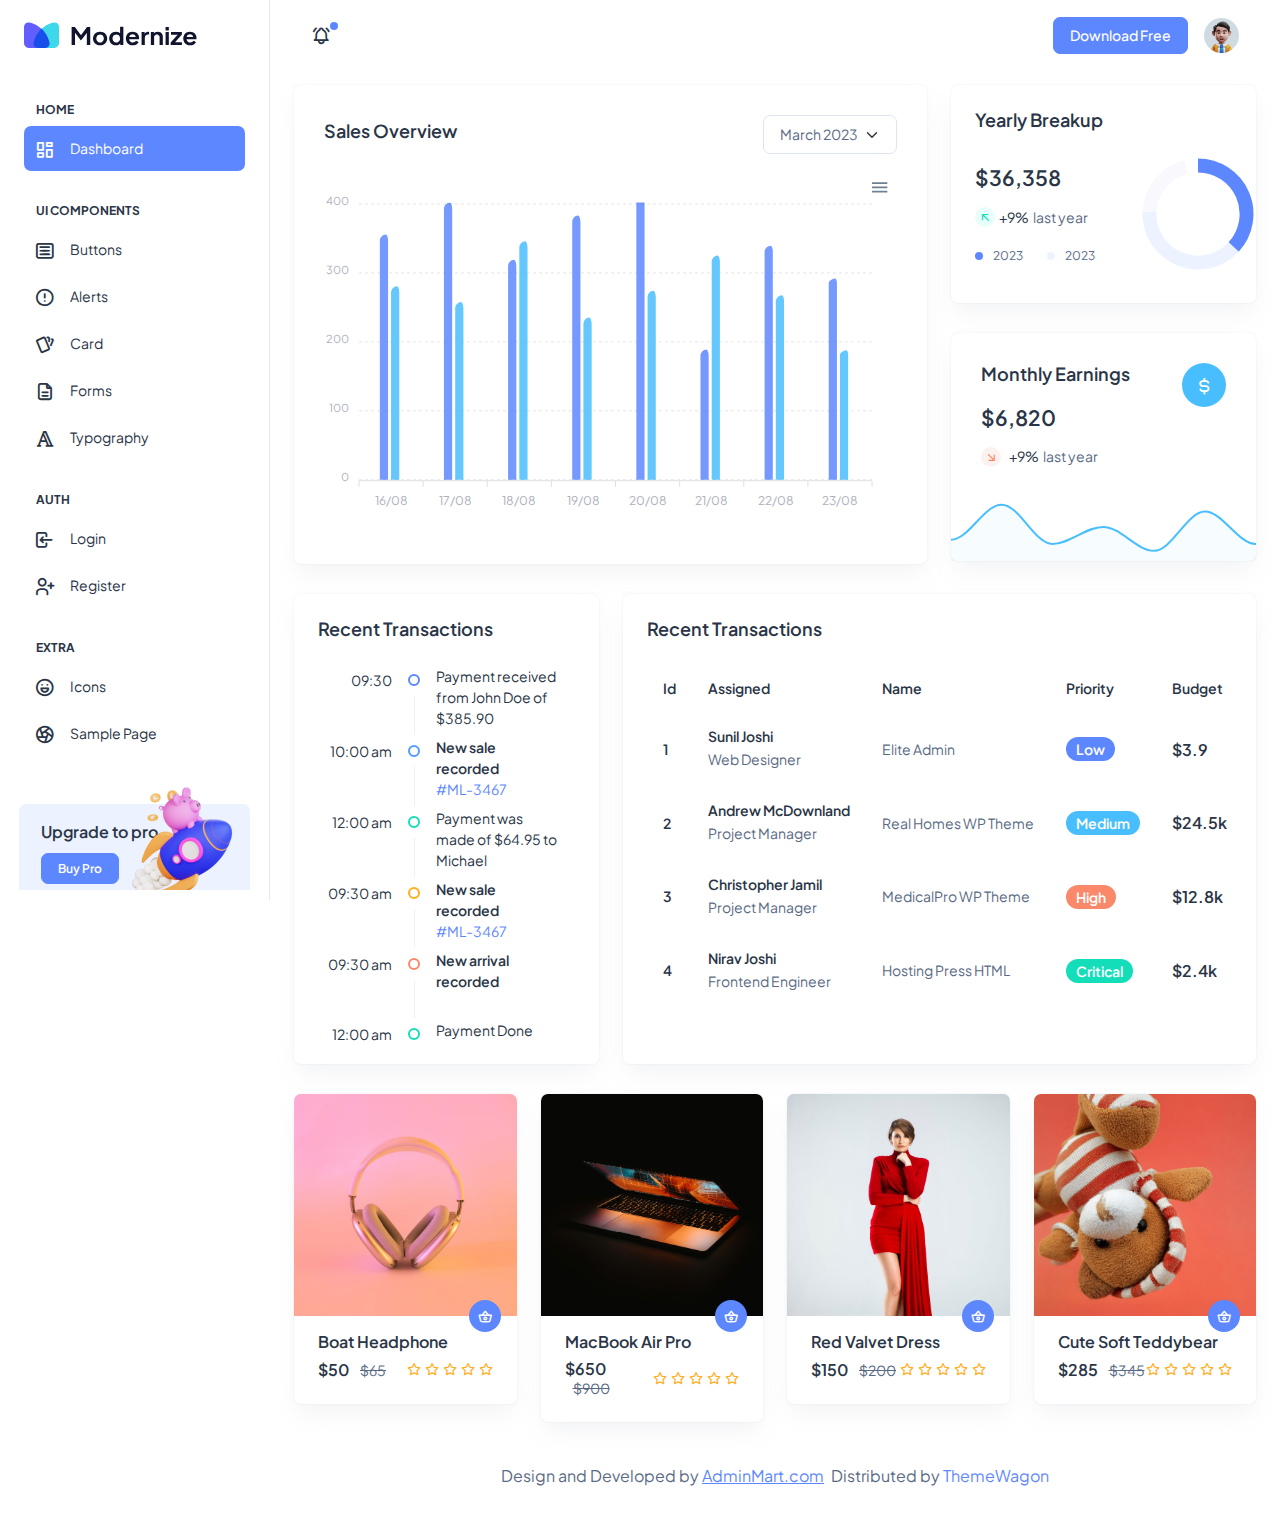
<file: static/html/index.html>
<!doctype html>
<html lang="en">

<head>
  <meta charset="utf-8">
  <meta name="viewport" content="width=device-width, initial-scale=1">
  <title>Modernize Free</title>
  <link rel="shortcut icon" type="image/png" href="../assets/images/logos/favicon.png" />
  <link rel="stylesheet" href="../assets/css/styles.min.css" />
</head>

<body>
  <!--  Body Wrapper -->
  <div class="page-wrapper" id="main-wrapper" data-layout="vertical" data-navbarbg="skin6" data-sidebartype="full"
    data-sidebar-position="fixed" data-header-position="fixed">
    <!-- Sidebar Start -->
    <aside class="left-sidebar">
      <!-- Sidebar scroll-->
      <div>
        <div class="brand-logo d-flex align-items-center justify-content-between">
          <a href="./index.html" class="text-nowrap logo-img">
            <img src="../assets/images/logos/dark-logo.svg" width="180" alt="" />
          </a>
          <div class="close-btn d-xl-none d-block sidebartoggler cursor-pointer" id="sidebarCollapse">
            <i class="ti ti-x fs-8"></i>
          </div>
        </div>
        <!-- Sidebar navigation-->
        <nav class="sidebar-nav scroll-sidebar" data-simplebar="">
          <ul id="sidebarnav">
            <li class="nav-small-cap">
              <i class="ti ti-dots nav-small-cap-icon fs-4"></i>
              <span class="hide-menu">Home</span>
            </li>
            <li class="sidebar-item">
              <a class="sidebar-link" href="./index.html" aria-expanded="false">
                <span>
                  <i class="ti ti-layout-dashboard"></i>
                </span>
                <span class="hide-menu">Dashboard</span>
              </a>
            </li>
            <li class="nav-small-cap">
              <i class="ti ti-dots nav-small-cap-icon fs-4"></i>
              <span class="hide-menu">UI COMPONENTS</span>
            </li>
            <li class="sidebar-item">
              <a class="sidebar-link" href="./ui-buttons.html" aria-expanded="false">
                <span>
                  <i class="ti ti-article"></i>
                </span>
                <span class="hide-menu">Buttons</span>
              </a>
            </li>
            <li class="sidebar-item">
              <a class="sidebar-link" href="./ui-alerts.html" aria-expanded="false">
                <span>
                  <i class="ti ti-alert-circle"></i>
                </span>
                <span class="hide-menu">Alerts</span>
              </a>
            </li>
            <li class="sidebar-item">
              <a class="sidebar-link" href="./ui-card.html" aria-expanded="false">
                <span>
                  <i class="ti ti-cards"></i>
                </span>
                <span class="hide-menu">Card</span>
              </a>
            </li>
            <li class="sidebar-item">
              <a class="sidebar-link" href="./ui-forms.html" aria-expanded="false">
                <span>
                  <i class="ti ti-file-description"></i>
                </span>
                <span class="hide-menu">Forms</span>
              </a>
            </li>
            <li class="sidebar-item">
              <a class="sidebar-link" href="./ui-typography.html" aria-expanded="false">
                <span>
                  <i class="ti ti-typography"></i>
                </span>
                <span class="hide-menu">Typography</span>
              </a>
            </li>
            <li class="nav-small-cap">
              <i class="ti ti-dots nav-small-cap-icon fs-4"></i>
              <span class="hide-menu">AUTH</span>
            </li>
            <li class="sidebar-item">
              <a class="sidebar-link" href="./authentication-login.html" aria-expanded="false">
                <span>
                  <i class="ti ti-login"></i>
                </span>
                <span class="hide-menu">Login</span>
              </a>
            </li>
            <li class="sidebar-item">
              <a class="sidebar-link" href="./authentication-register.html" aria-expanded="false">
                <span>
                  <i class="ti ti-user-plus"></i>
                </span>
                <span class="hide-menu">Register</span>
              </a>
            </li>
            <li class="nav-small-cap">
              <i class="ti ti-dots nav-small-cap-icon fs-4"></i>
              <span class="hide-menu">EXTRA</span>
            </li>
            <li class="sidebar-item">
              <a class="sidebar-link" href="./icon-tabler.html" aria-expanded="false">
                <span>
                  <i class="ti ti-mood-happy"></i>
                </span>
                <span class="hide-menu">Icons</span>
              </a>
            </li>
            <li class="sidebar-item">
              <a class="sidebar-link" href="./sample-page.html" aria-expanded="false">
                <span>
                  <i class="ti ti-aperture"></i>
                </span>
                <span class="hide-menu">Sample Page</span>
              </a>
            </li>
          </ul>
          <div class="unlimited-access hide-menu bg-light-primary position-relative mb-7 mt-5 rounded">
            <div class="d-flex">
              <div class="unlimited-access-title me-3">
                <h6 class="fw-semibold fs-4 mb-6 text-dark w-85">Upgrade to pro</h6>
                <a href="https://adminmart.com/product/modernize-bootstrap-5-admin-template/" target="_blank" class="btn btn-primary fs-2 fw-semibold lh-sm">Buy Pro</a>
              </div>
              <div class="unlimited-access-img">
                <img src="../assets/images/backgrounds/rocket.png" alt="" class="img-fluid">
              </div>
            </div>
          </div>
        </nav>
        <!-- End Sidebar navigation -->
      </div>
      <!-- End Sidebar scroll-->
    </aside>
    <!--  Sidebar End -->
    <!--  Main wrapper -->
    <div class="body-wrapper">
      <!--  Header Start -->
      <header class="app-header">
        <nav class="navbar navbar-expand-lg navbar-light">
          <ul class="navbar-nav">
            <li class="nav-item d-block d-xl-none">
              <a class="nav-link sidebartoggler nav-icon-hover" id="headerCollapse" href="javascript:void(0)">
                <i class="ti ti-menu-2"></i>
              </a>
            </li>
            <li class="nav-item">
              <a class="nav-link nav-icon-hover" href="javascript:void(0)">
                <i class="ti ti-bell-ringing"></i>
                <div class="notification bg-primary rounded-circle"></div>
              </a>
            </li>
          </ul>
          <div class="navbar-collapse justify-content-end px-0" id="navbarNav">
            <ul class="navbar-nav flex-row ms-auto align-items-center justify-content-end">
              <a href="https://adminmart.com/product/modernize-free-bootstrap-admin-dashboard/" target="_blank" class="btn btn-primary">Download Free</a>
              <li class="nav-item dropdown">
                <a class="nav-link nav-icon-hover" href="javascript:void(0)" id="drop2" data-bs-toggle="dropdown"
                  aria-expanded="false">
                  <img src="../assets/images/profile/user-1.jpg" alt="" width="35" height="35" class="rounded-circle">
                </a>
                <div class="dropdown-menu dropdown-menu-end dropdown-menu-animate-up" aria-labelledby="drop2">
                  <div class="message-body">
                    <a href="javascript:void(0)" class="d-flex align-items-center gap-2 dropdown-item">
                      <i class="ti ti-user fs-6"></i>
                      <p class="mb-0 fs-3">My Profile</p>
                    </a>
                    <a href="javascript:void(0)" class="d-flex align-items-center gap-2 dropdown-item">
                      <i class="ti ti-mail fs-6"></i>
                      <p class="mb-0 fs-3">My Account</p>
                    </a>
                    <a href="javascript:void(0)" class="d-flex align-items-center gap-2 dropdown-item">
                      <i class="ti ti-list-check fs-6"></i>
                      <p class="mb-0 fs-3">My Task</p>
                    </a>
                    <a href="./authentication-login.html" class="btn btn-outline-primary mx-3 mt-2 d-block">Logout</a>
                  </div>
                </div>
              </li>
            </ul>
          </div>
        </nav>
      </header>
      <!--  Header End -->
      <div class="container-fluid">
        <!--  Row 1 -->
        <div class="row">
          <div class="col-lg-8 d-flex align-items-strech">
            <div class="card w-100">
              <div class="card-body">
                <div class="d-sm-flex d-block align-items-center justify-content-between mb-9">
                  <div class="mb-3 mb-sm-0">
                    <h5 class="card-title fw-semibold">Sales Overview</h5>
                  </div>
                  <div>
                    <select class="form-select">
                      <option value="1">March 2023</option>
                      <option value="2">April 2023</option>
                      <option value="3">May 2023</option>
                      <option value="4">June 2023</option>
                    </select>
                  </div>
                </div>
                <div id="chart"></div>
              </div>
            </div>
          </div>
          <div class="col-lg-4">
            <div class="row">
              <div class="col-lg-12">
                <!-- Yearly Breakup -->
                <div class="card overflow-hidden">
                  <div class="card-body p-4">
                    <h5 class="card-title mb-9 fw-semibold">Yearly Breakup</h5>
                    <div class="row align-items-center">
                      <div class="col-8">
                        <h4 class="fw-semibold mb-3">$36,358</h4>
                        <div class="d-flex align-items-center mb-3">
                          <span
                            class="me-1 rounded-circle bg-light-success round-20 d-flex align-items-center justify-content-center">
                            <i class="ti ti-arrow-up-left text-success"></i>
                          </span>
                          <p class="text-dark me-1 fs-3 mb-0">+9%</p>
                          <p class="fs-3 mb-0">last year</p>
                        </div>
                        <div class="d-flex align-items-center">
                          <div class="me-4">
                            <span class="round-8 bg-primary rounded-circle me-2 d-inline-block"></span>
                            <span class="fs-2">2023</span>
                          </div>
                          <div>
                            <span class="round-8 bg-light-primary rounded-circle me-2 d-inline-block"></span>
                            <span class="fs-2">2023</span>
                          </div>
                        </div>
                      </div>
                      <div class="col-4">
                        <div class="d-flex justify-content-center">
                          <div id="breakup"></div>
                        </div>
                      </div>
                    </div>
                  </div>
                </div>
              </div>
              <div class="col-lg-12">
                <!-- Monthly Earnings -->
                <div class="card">
                  <div class="card-body">
                    <div class="row alig n-items-start">
                      <div class="col-8">
                        <h5 class="card-title mb-9 fw-semibold"> Monthly Earnings </h5>
                        <h4 class="fw-semibold mb-3">$6,820</h4>
                        <div class="d-flex align-items-center pb-1">
                          <span
                            class="me-2 rounded-circle bg-light-danger round-20 d-flex align-items-center justify-content-center">
                            <i class="ti ti-arrow-down-right text-danger"></i>
                          </span>
                          <p class="text-dark me-1 fs-3 mb-0">+9%</p>
                          <p class="fs-3 mb-0">last year</p>
                        </div>
                      </div>
                      <div class="col-4">
                        <div class="d-flex justify-content-end">
                          <div
                            class="text-white bg-secondary rounded-circle p-6 d-flex align-items-center justify-content-center">
                            <i class="ti ti-currency-dollar fs-6"></i>
                          </div>
                        </div>
                      </div>
                    </div>
                  </div>
                  <div id="earning"></div>
                </div>
              </div>
            </div>
          </div>
        </div>
        <div class="row">
          <div class="col-lg-4 d-flex align-items-stretch">
            <div class="card w-100">
              <div class="card-body p-4">
                <div class="mb-4">
                  <h5 class="card-title fw-semibold">Recent Transactions</h5>
                </div>
                <ul class="timeline-widget mb-0 position-relative mb-n5">
                  <li class="timeline-item d-flex position-relative overflow-hidden">
                    <div class="timeline-time text-dark flex-shrink-0 text-end">09:30</div>
                    <div class="timeline-badge-wrap d-flex flex-column align-items-center">
                      <span class="timeline-badge border-2 border border-primary flex-shrink-0 my-8"></span>
                      <span class="timeline-badge-border d-block flex-shrink-0"></span>
                    </div>
                    <div class="timeline-desc fs-3 text-dark mt-n1">Payment received from John Doe of $385.90</div>
                  </li>
                  <li class="timeline-item d-flex position-relative overflow-hidden">
                    <div class="timeline-time text-dark flex-shrink-0 text-end">10:00 am</div>
                    <div class="timeline-badge-wrap d-flex flex-column align-items-center">
                      <span class="timeline-badge border-2 border border-info flex-shrink-0 my-8"></span>
                      <span class="timeline-badge-border d-block flex-shrink-0"></span>
                    </div>
                    <div class="timeline-desc fs-3 text-dark mt-n1 fw-semibold">New sale recorded <a
                        href="javascript:void(0)" class="text-primary d-block fw-normal">#ML-3467</a>
                    </div>
                  </li>
                  <li class="timeline-item d-flex position-relative overflow-hidden">
                    <div class="timeline-time text-dark flex-shrink-0 text-end">12:00 am</div>
                    <div class="timeline-badge-wrap d-flex flex-column align-items-center">
                      <span class="timeline-badge border-2 border border-success flex-shrink-0 my-8"></span>
                      <span class="timeline-badge-border d-block flex-shrink-0"></span>
                    </div>
                    <div class="timeline-desc fs-3 text-dark mt-n1">Payment was made of $64.95 to Michael</div>
                  </li>
                  <li class="timeline-item d-flex position-relative overflow-hidden">
                    <div class="timeline-time text-dark flex-shrink-0 text-end">09:30 am</div>
                    <div class="timeline-badge-wrap d-flex flex-column align-items-center">
                      <span class="timeline-badge border-2 border border-warning flex-shrink-0 my-8"></span>
                      <span class="timeline-badge-border d-block flex-shrink-0"></span>
                    </div>
                    <div class="timeline-desc fs-3 text-dark mt-n1 fw-semibold">New sale recorded <a
                        href="javascript:void(0)" class="text-primary d-block fw-normal">#ML-3467</a>
                    </div>
                  </li>
                  <li class="timeline-item d-flex position-relative overflow-hidden">
                    <div class="timeline-time text-dark flex-shrink-0 text-end">09:30 am</div>
                    <div class="timeline-badge-wrap d-flex flex-column align-items-center">
                      <span class="timeline-badge border-2 border border-danger flex-shrink-0 my-8"></span>
                      <span class="timeline-badge-border d-block flex-shrink-0"></span>
                    </div>
                    <div class="timeline-desc fs-3 text-dark mt-n1 fw-semibold">New arrival recorded 
                    </div>
                  </li>
                  <li class="timeline-item d-flex position-relative overflow-hidden">
                    <div class="timeline-time text-dark flex-shrink-0 text-end">12:00 am</div>
                    <div class="timeline-badge-wrap d-flex flex-column align-items-center">
                      <span class="timeline-badge border-2 border border-success flex-shrink-0 my-8"></span>
                    </div>
                    <div class="timeline-desc fs-3 text-dark mt-n1">Payment Done</div>
                  </li>
                </ul>
              </div>
            </div>
          </div>
          <div class="col-lg-8 d-flex align-items-stretch">
            <div class="card w-100">
              <div class="card-body p-4">
                <h5 class="card-title fw-semibold mb-4">Recent Transactions</h5>
                <div class="table-responsive">
                  <table class="table text-nowrap mb-0 align-middle">
                    <thead class="text-dark fs-4">
                      <tr>
                        <th class="border-bottom-0">
                          <h6 class="fw-semibold mb-0">Id</h6>
                        </th>
                        <th class="border-bottom-0">
                          <h6 class="fw-semibold mb-0">Assigned</h6>
                        </th>
                        <th class="border-bottom-0">
                          <h6 class="fw-semibold mb-0">Name</h6>
                        </th>
                        <th class="border-bottom-0">
                          <h6 class="fw-semibold mb-0">Priority</h6>
                        </th>
                        <th class="border-bottom-0">
                          <h6 class="fw-semibold mb-0">Budget</h6>
                        </th>
                      </tr>
                    </thead>
                    <tbody>
                      <tr>
                        <td class="border-bottom-0"><h6 class="fw-semibold mb-0">1</h6></td>
                        <td class="border-bottom-0">
                            <h6 class="fw-semibold mb-1">Sunil Joshi</h6>
                            <span class="fw-normal">Web Designer</span>                          
                        </td>
                        <td class="border-bottom-0">
                          <p class="mb-0 fw-normal">Elite Admin</p>
                        </td>
                        <td class="border-bottom-0">
                          <div class="d-flex align-items-center gap-2">
                            <span class="badge bg-primary rounded-3 fw-semibold">Low</span>
                          </div>
                        </td>
                        <td class="border-bottom-0">
                          <h6 class="fw-semibold mb-0 fs-4">$3.9</h6>
                        </td>
                      </tr> 
                      <tr>
                        <td class="border-bottom-0"><h6 class="fw-semibold mb-0">2</h6></td>
                        <td class="border-bottom-0">
                            <h6 class="fw-semibold mb-1">Andrew McDownland</h6>
                            <span class="fw-normal">Project Manager</span>                          
                        </td>
                        <td class="border-bottom-0">
                          <p class="mb-0 fw-normal">Real Homes WP Theme</p>
                        </td>
                        <td class="border-bottom-0">
                          <div class="d-flex align-items-center gap-2">
                            <span class="badge bg-secondary rounded-3 fw-semibold">Medium</span>
                          </div>
                        </td>
                        <td class="border-bottom-0">
                          <h6 class="fw-semibold mb-0 fs-4">$24.5k</h6>
                        </td>
                      </tr> 
                      <tr>
                        <td class="border-bottom-0"><h6 class="fw-semibold mb-0">3</h6></td>
                        <td class="border-bottom-0">
                            <h6 class="fw-semibold mb-1">Christopher Jamil</h6>
                            <span class="fw-normal">Project Manager</span>                          
                        </td>
                        <td class="border-bottom-0">
                          <p class="mb-0 fw-normal">MedicalPro WP Theme</p>
                        </td>
                        <td class="border-bottom-0">
                          <div class="d-flex align-items-center gap-2">
                            <span class="badge bg-danger rounded-3 fw-semibold">High</span>
                          </div>
                        </td>
                        <td class="border-bottom-0">
                          <h6 class="fw-semibold mb-0 fs-4">$12.8k</h6>
                        </td>
                      </tr>      
                      <tr>
                        <td class="border-bottom-0"><h6 class="fw-semibold mb-0">4</h6></td>
                        <td class="border-bottom-0">
                            <h6 class="fw-semibold mb-1">Nirav Joshi</h6>
                            <span class="fw-normal">Frontend Engineer</span>                          
                        </td>
                        <td class="border-bottom-0">
                          <p class="mb-0 fw-normal">Hosting Press HTML</p>
                        </td>
                        <td class="border-bottom-0">
                          <div class="d-flex align-items-center gap-2">
                            <span class="badge bg-success rounded-3 fw-semibold">Critical</span>
                          </div>
                        </td>
                        <td class="border-bottom-0">
                          <h6 class="fw-semibold mb-0 fs-4">$2.4k</h6>
                        </td>
                      </tr>                       
                    </tbody>
                  </table>
                </div>
              </div>
            </div>
          </div>
        </div>
        <div class="row">
          <div class="col-sm-6 col-xl-3">
            <div class="card overflow-hidden rounded-2">
              <div class="position-relative">
                <a href="javascript:void(0)"><img src="../assets/images/products/s4.jpg" class="card-img-top rounded-0" alt="..."></a>
                <a href="javascript:void(0)" class="bg-primary rounded-circle p-2 text-white d-inline-flex position-absolute bottom-0 end-0 mb-n3 me-3" data-bs-toggle="tooltip" data-bs-placement="top" data-bs-title="Add To Cart"><i class="ti ti-basket fs-4"></i></a>                      </div>
              <div class="card-body pt-3 p-4">
                <h6 class="fw-semibold fs-4">Boat Headphone</h6>
                <div class="d-flex align-items-center justify-content-between">
                  <h6 class="fw-semibold fs-4 mb-0">$50 <span class="ms-2 fw-normal text-muted fs-3"><del>$65</del></span></h6>
                  <ul class="list-unstyled d-flex align-items-center mb-0">
                    <li><a class="me-1" href="javascript:void(0)"><i class="ti ti-star text-warning"></i></a></li>
                    <li><a class="me-1" href="javascript:void(0)"><i class="ti ti-star text-warning"></i></a></li>
                    <li><a class="me-1" href="javascript:void(0)"><i class="ti ti-star text-warning"></i></a></li>
                    <li><a class="me-1" href="javascript:void(0)"><i class="ti ti-star text-warning"></i></a></li>
                    <li><a class="" href="javascript:void(0)"><i class="ti ti-star text-warning"></i></a></li>
                  </ul>
                </div>
              </div>
            </div>
          </div>
          <div class="col-sm-6 col-xl-3">
            <div class="card overflow-hidden rounded-2">
              <div class="position-relative">
                <a href="javascript:void(0)"><img src="../assets/images/products/s5.jpg" class="card-img-top rounded-0" alt="..."></a>
                <a href="javascript:void(0)" class="bg-primary rounded-circle p-2 text-white d-inline-flex position-absolute bottom-0 end-0 mb-n3 me-3" data-bs-toggle="tooltip" data-bs-placement="top" data-bs-title="Add To Cart"><i class="ti ti-basket fs-4"></i></a>                      </div>
              <div class="card-body pt-3 p-4">
                <h6 class="fw-semibold fs-4">MacBook Air Pro</h6>
                <div class="d-flex align-items-center justify-content-between">
                  <h6 class="fw-semibold fs-4 mb-0">$650 <span class="ms-2 fw-normal text-muted fs-3"><del>$900</del></span></h6>
                  <ul class="list-unstyled d-flex align-items-center mb-0">
                    <li><a class="me-1" href="javascript:void(0)"><i class="ti ti-star text-warning"></i></a></li>
                    <li><a class="me-1" href="javascript:void(0)"><i class="ti ti-star text-warning"></i></a></li>
                    <li><a class="me-1" href="javascript:void(0)"><i class="ti ti-star text-warning"></i></a></li>
                    <li><a class="me-1" href="javascript:void(0)"><i class="ti ti-star text-warning"></i></a></li>
                    <li><a class="" href="javascript:void(0)"><i class="ti ti-star text-warning"></i></a></li>
                  </ul>
                </div>
              </div>
            </div>
          </div>
          <div class="col-sm-6 col-xl-3">
            <div class="card overflow-hidden rounded-2">
              <div class="position-relative">
                <a href="javascript:void(0)"><img src="../assets/images/products/s7.jpg" class="card-img-top rounded-0" alt="..."></a>
                <a href="javascript:void(0)" class="bg-primary rounded-circle p-2 text-white d-inline-flex position-absolute bottom-0 end-0 mb-n3 me-3" data-bs-toggle="tooltip" data-bs-placement="top" data-bs-title="Add To Cart"><i class="ti ti-basket fs-4"></i></a>                      </div>
              <div class="card-body pt-3 p-4">
                <h6 class="fw-semibold fs-4">Red Valvet Dress</h6>
                <div class="d-flex align-items-center justify-content-between">
                  <h6 class="fw-semibold fs-4 mb-0">$150 <span class="ms-2 fw-normal text-muted fs-3"><del>$200</del></span></h6>
                  <ul class="list-unstyled d-flex align-items-center mb-0">
                    <li><a class="me-1" href="javascript:void(0)"><i class="ti ti-star text-warning"></i></a></li>
                    <li><a class="me-1" href="javascript:void(0)"><i class="ti ti-star text-warning"></i></a></li>
                    <li><a class="me-1" href="javascript:void(0)"><i class="ti ti-star text-warning"></i></a></li>
                    <li><a class="me-1" href="javascript:void(0)"><i class="ti ti-star text-warning"></i></a></li>
                    <li><a class="" href="javascript:void(0)"><i class="ti ti-star text-warning"></i></a></li>
                  </ul>
                </div>
              </div>
            </div>
          </div>
          <div class="col-sm-6 col-xl-3">
            <div class="card overflow-hidden rounded-2">
              <div class="position-relative">
                <a href="javascript:void(0)"><img src="../assets/images/products/s11.jpg" class="card-img-top rounded-0" alt="..."></a>
                <a href="javascript:void(0)" class="bg-primary rounded-circle p-2 text-white d-inline-flex position-absolute bottom-0 end-0 mb-n3 me-3" data-bs-toggle="tooltip" data-bs-placement="top" data-bs-title="Add To Cart"><i class="ti ti-basket fs-4"></i></a>                      </div>
              <div class="card-body pt-3 p-4">
                <h6 class="fw-semibold fs-4">Cute Soft Teddybear</h6>
                <div class="d-flex align-items-center justify-content-between">
                  <h6 class="fw-semibold fs-4 mb-0">$285 <span class="ms-2 fw-normal text-muted fs-3"><del>$345</del></span></h6>
                  <ul class="list-unstyled d-flex align-items-center mb-0">
                    <li><a class="me-1" href="javascript:void(0)"><i class="ti ti-star text-warning"></i></a></li>
                    <li><a class="me-1" href="javascript:void(0)"><i class="ti ti-star text-warning"></i></a></li>
                    <li><a class="me-1" href="javascript:void(0)"><i class="ti ti-star text-warning"></i></a></li>
                    <li><a class="me-1" href="javascript:void(0)"><i class="ti ti-star text-warning"></i></a></li>
                    <li><a class="" href="javascript:void(0)"><i class="ti ti-star text-warning"></i></a></li>
                  </ul>
                </div>
              </div>
            </div>
          </div>
        </div>
        <div class="py-6 px-6 text-center">
          <p class="mb-0 fs-4">Design and Developed by <a href="https://adminmart.com/" target="_blank" class="pe-1 text-primary text-decoration-underline">AdminMart.com</a> Distributed by <a href="https://themewagon.com">ThemeWagon</a></p>
        </div>
      </div>
    </div>
  </div>
  <script src="../assets/libs/jquery/dist/jquery.min.js"></script>
  <script src="../assets/libs/bootstrap/dist/js/bootstrap.bundle.min.js"></script>
  <script src="../assets/js/sidebarmenu.js"></script>
  <script src="../assets/js/app.min.js"></script>
  <script src="../assets/libs/apexcharts/dist/apexcharts.min.js"></script>
  <script src="../assets/libs/simplebar/dist/simplebar.js"></script>
  <script src="../assets/js/dashboard.js"></script>
</body>

</html>
</file>
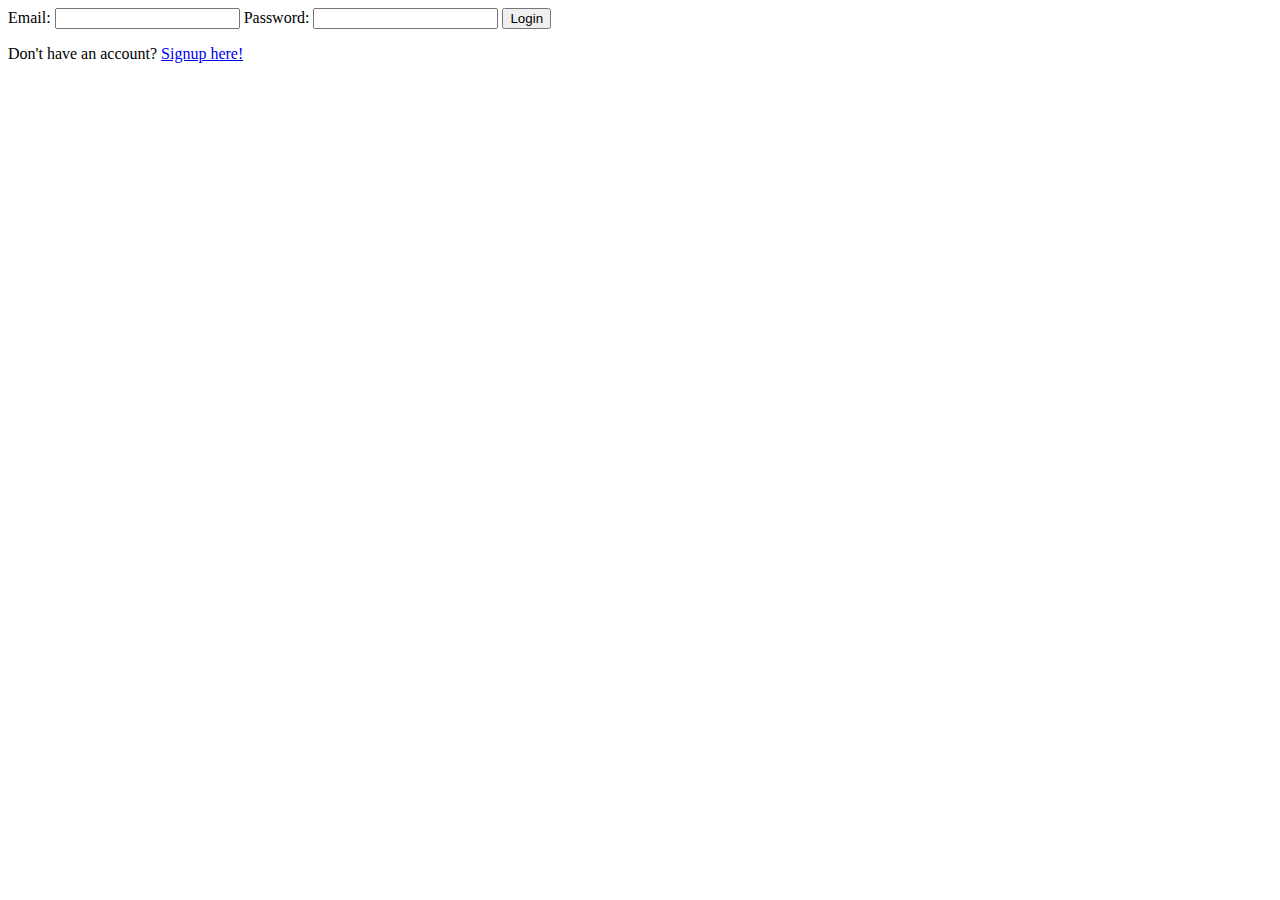
<file: static/login.html>
<!DOCTYPE html>
<html lang="en">
<head>
    <meta charset="UTF-8">
    <meta http-equiv="X-UA-Compatible" content="IE=edge">
    <meta name="viewport" content="width=device-width, initial-scale=1.0">
    <title>Document</title>
</head>
<body>
    <form action="/verifyaccount" method="post">
        <div class="authorization-box">
            <input type="text" id="id" name="id" value="0" placeholder="0" hidden>
            <label for="email">Email:</label>
            <input type="text" id="email" name="email" />
    
            <label for="password">Password:</label>
            <input type="password" id="password" name="password" />
    
            <button type="submit">Login</button>
            <p>Don't have an account? <a href="/signup">Signup here!</a></p>
        </div>
    </form>
</body>
</html>
</file>
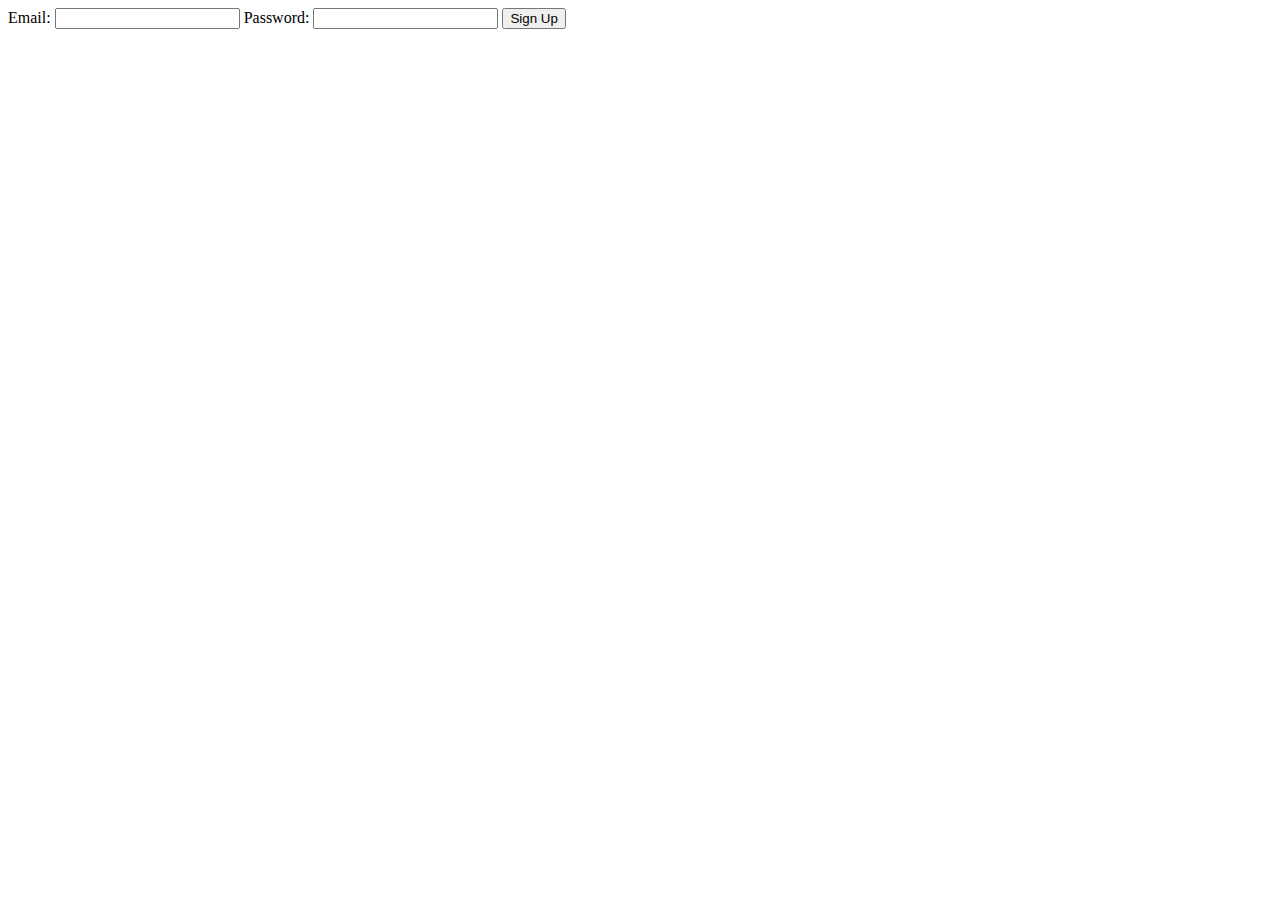
<file: static/signup.html>
<!DOCTYPE html>
<html lang="en">
<head>
    <meta charset="UTF-8">
    <meta http-equiv="X-UA-Compatible" content="IE=edge">
    <meta name="viewport" content="width=device-width, initial-scale=1.0">
    <title>Document</title>
</head>
<body>
    <form action="/createaccount" method="post">
        <div class="authorization-box">
            <label for="email">Email:</label>
            <input type="text" id="email" name="email" />
    
            <label for="password">Password:</label>
            <input type="password" id="password" name="password" />
    
            <button type="submit">Sign Up</button>
        </div>
    </form>
</body>
</html>
</file>
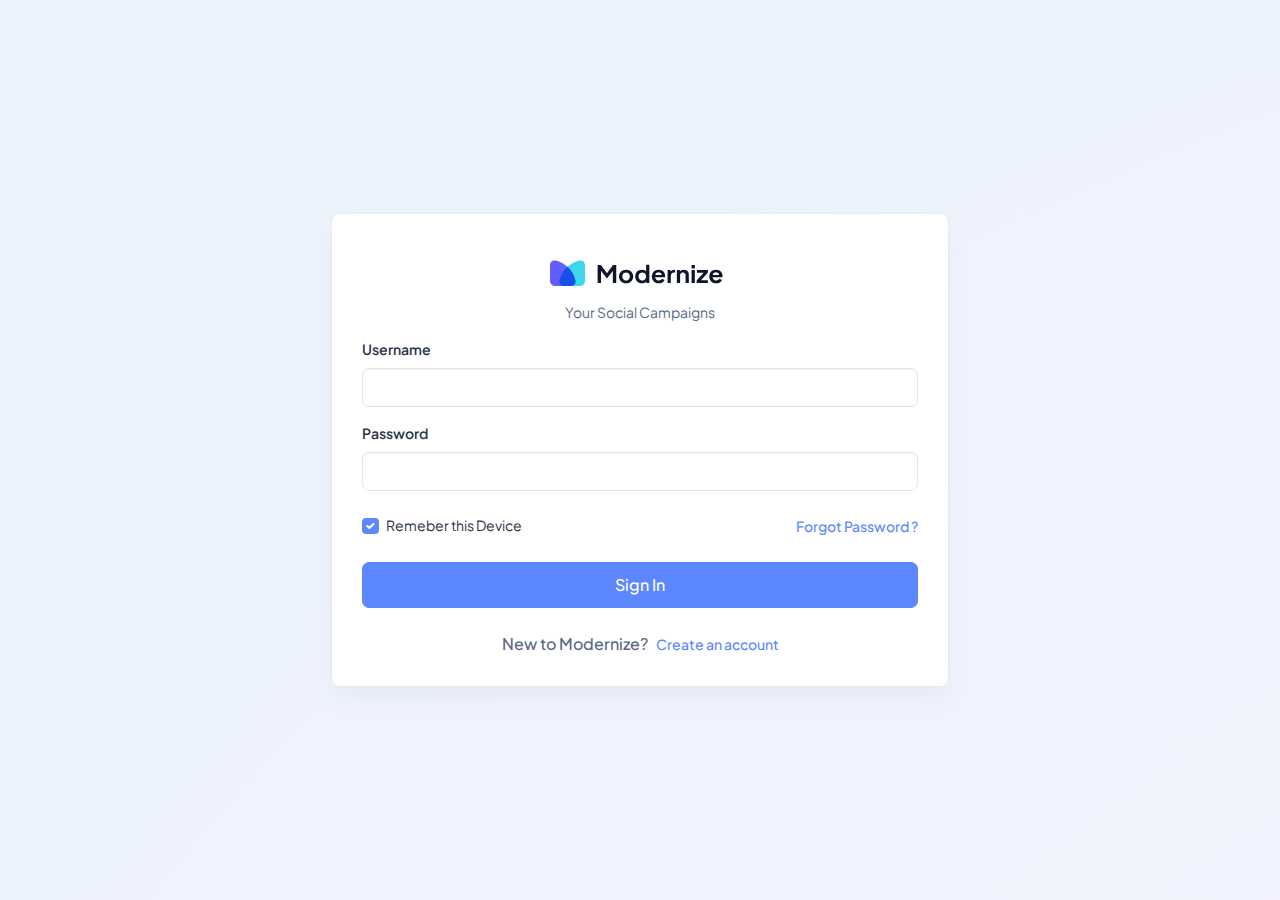
<file: static/html/authentication-login.html>
<!doctype html>
<html lang="en">

<head>
  <meta charset="utf-8">
  <meta name="viewport" content="width=device-width, initial-scale=1">
  <title>Modernize Free</title>
  <link rel="shortcut icon" type="image/png" href="../assets/images/logos/favicon.png" />
  <link rel="stylesheet" href="../assets/css/styles.min.css" />
</head>

<body>
  <!--  Body Wrapper -->
  <div class="page-wrapper" id="main-wrapper" data-layout="vertical" data-navbarbg="skin6" data-sidebartype="full"
    data-sidebar-position="fixed" data-header-position="fixed">
    <div
      class="position-relative overflow-hidden radial-gradient min-vh-100 d-flex align-items-center justify-content-center">
      <div class="d-flex align-items-center justify-content-center w-100">
        <div class="row justify-content-center w-100">
          <div class="col-md-8 col-lg-6 col-xxl-3">
            <div class="card mb-0">
              <div class="card-body">
                <a href="./index.html" class="text-nowrap logo-img text-center d-block py-3 w-100">
                  <img src="../assets/images/logos/dark-logo.svg" width="180" alt="">
                </a>
                <p class="text-center">Your Social Campaigns</p>
                <form>
                  <div class="mb-3">
                    <label for="exampleInputEmail1" class="form-label">Username</label>
                    <input type="email" class="form-control" id="exampleInputEmail1" aria-describedby="emailHelp">
                  </div>
                  <div class="mb-4">
                    <label for="exampleInputPassword1" class="form-label">Password</label>
                    <input type="password" class="form-control" id="exampleInputPassword1">
                  </div>
                  <div class="d-flex align-items-center justify-content-between mb-4">
                    <div class="form-check">
                      <input class="form-check-input primary" type="checkbox" value="" id="flexCheckChecked" checked>
                      <label class="form-check-label text-dark" for="flexCheckChecked">
                        Remeber this Device
                      </label>
                    </div>
                    <a class="text-primary fw-bold" href="./index.html">Forgot Password ?</a>
                  </div>
                  <a href="./index.html" class="btn btn-primary w-100 py-8 fs-4 mb-4 rounded-2">Sign In</a>
                  <div class="d-flex align-items-center justify-content-center">
                    <p class="fs-4 mb-0 fw-bold">New to Modernize?</p>
                    <a class="text-primary fw-bold ms-2" href="./authentication-register.html">Create an account</a>
                  </div>
                </form>
              </div>
            </div>
          </div>
        </div>
      </div>
    </div>
  </div>
  <script src="../assets/libs/jquery/dist/jquery.min.js"></script>
  <script src="../assets/libs/bootstrap/dist/js/bootstrap.bundle.min.js"></script>
</body>

</html>
</file>
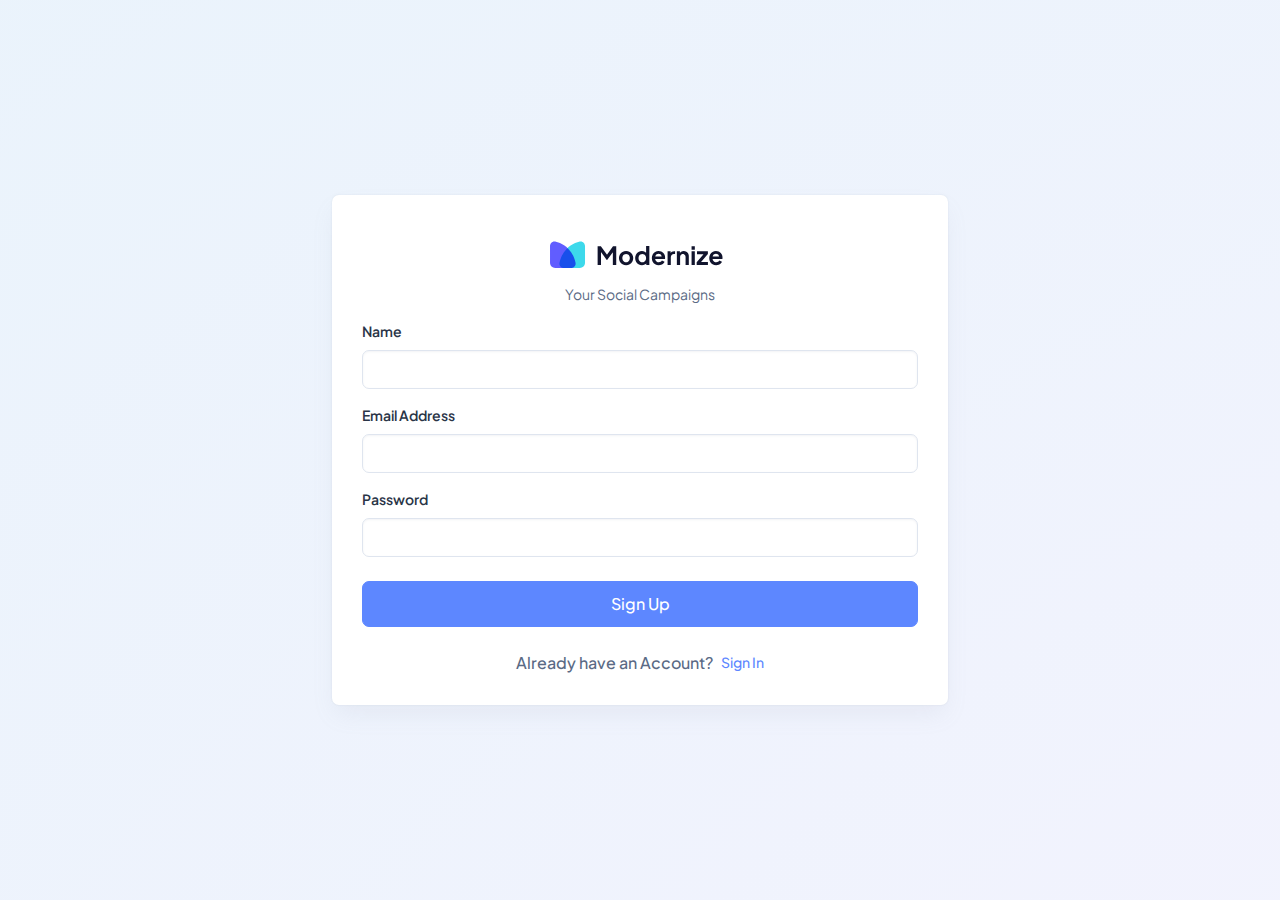
<file: static/html/authentication-register.html>
<!doctype html>
<html lang="en">

<head>
  <meta charset="utf-8">
  <meta name="viewport" content="width=device-width, initial-scale=1">
  <title>Modernize Free</title>
  <link rel="shortcut icon" type="image/png" href="../assets/images/logos/favicon.png" />
  <link rel="stylesheet" href="../assets/css/styles.min.css" />
</head>

<body>
  <!--  Body Wrapper -->
  <div class="page-wrapper" id="main-wrapper" data-layout="vertical" data-navbarbg="skin6" data-sidebartype="full"
    data-sidebar-position="fixed" data-header-position="fixed">
    <div
      class="position-relative overflow-hidden radial-gradient min-vh-100 d-flex align-items-center justify-content-center">
      <div class="d-flex align-items-center justify-content-center w-100">
        <div class="row justify-content-center w-100">
          <div class="col-md-8 col-lg-6 col-xxl-3">
            <div class="card mb-0">
              <div class="card-body">
                <a href="./index.html" class="text-nowrap logo-img text-center d-block py-3 w-100">
                  <img src="../assets/images/logos/dark-logo.svg" width="180" alt="">
                </a>
                <p class="text-center">Your Social Campaigns</p>
                <form>
                  <div class="mb-3">
                    <label for="exampleInputtext1" class="form-label">Name</label>
                    <input type="text" class="form-control" id="exampleInputtext1" aria-describedby="textHelp">
                  </div>
                  <div class="mb-3">
                    <label for="exampleInputEmail1" class="form-label">Email Address</label>
                    <input type="email" class="form-control" id="exampleInputEmail1" aria-describedby="emailHelp">
                  </div>
                  <div class="mb-4">
                    <label for="exampleInputPassword1" class="form-label">Password</label>
                    <input type="password" class="form-control" id="exampleInputPassword1">
                  </div>
                  <a href="./index.html" class="btn btn-primary w-100 py-8 fs-4 mb-4 rounded-2">Sign Up</a>
                  <div class="d-flex align-items-center justify-content-center">
                    <p class="fs-4 mb-0 fw-bold">Already have an Account?</p>
                    <a class="text-primary fw-bold ms-2" href="./authentication-login.html">Sign In</a>
                  </div>
                </form>
              </div>
            </div>
          </div>
        </div>
      </div>
    </div>
  </div>
  <script src="../assets/libs/jquery/dist/jquery.min.js"></script>
  <script src="../assets/libs/bootstrap/dist/js/bootstrap.bundle.min.js"></script>
</body>

</html>
</file>
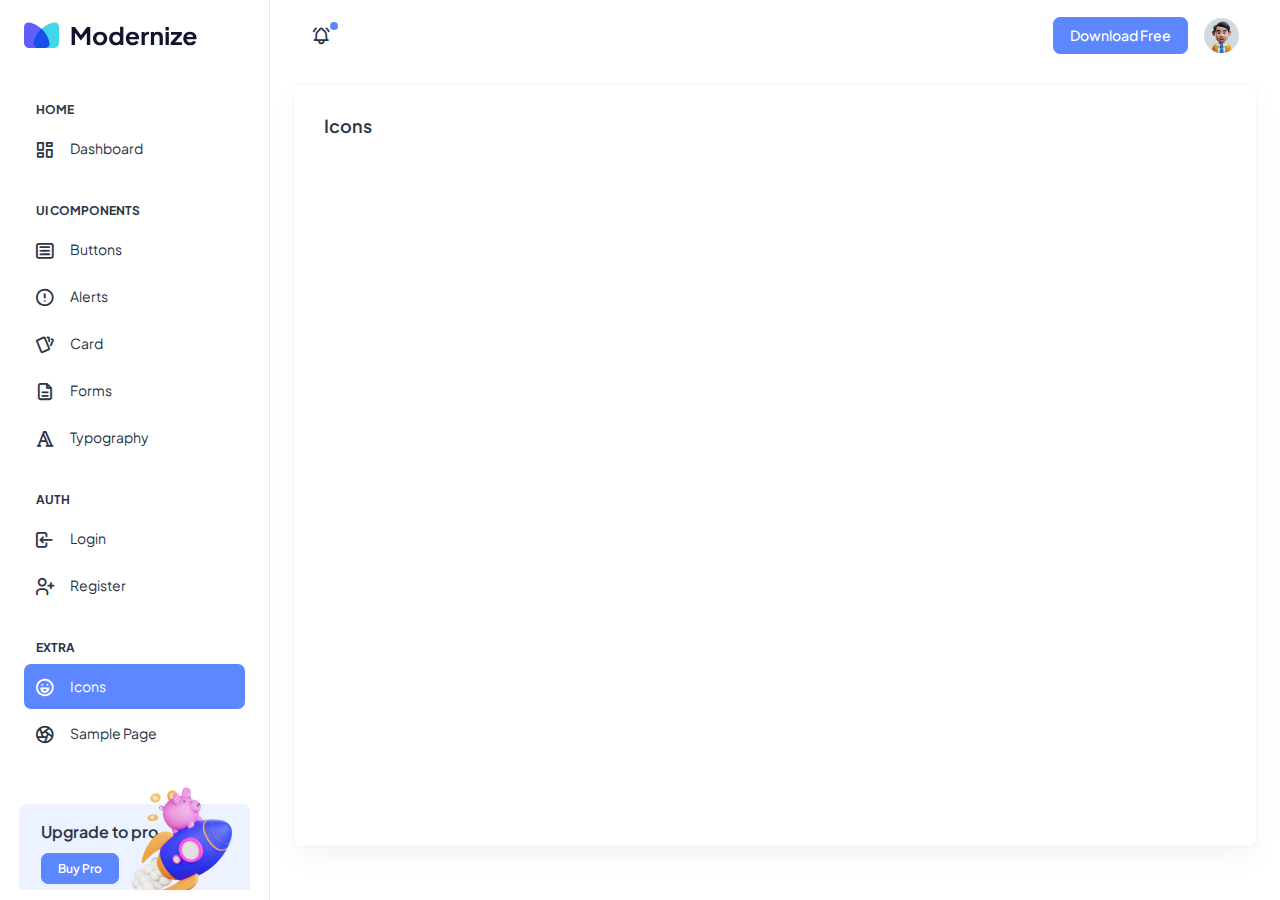
<file: static/html/icon-tabler.html>
<!doctype html>
<html lang="en">

<head>
  <meta charset="utf-8">
  <meta name="viewport" content="width=device-width, initial-scale=1">
  <title>Modernize Free</title>
  <link rel="shortcut icon" type="image/png" href="../assets/images/logos/favicon.png" />
  <link rel="stylesheet" href="../assets/css/styles.min.css" />
</head>

<body>
  <!--  Body Wrapper -->
  <div class="page-wrapper" id="main-wrapper" data-layout="vertical" data-navbarbg="skin6" data-sidebartype="full"
    data-sidebar-position="fixed" data-header-position="fixed">
    <!-- Sidebar Start -->
    <aside class="left-sidebar">
      <!-- Sidebar scroll-->
      <div>
        <div class="brand-logo d-flex align-items-center justify-content-between">
          <a href="./index.html" class="text-nowrap logo-img">
            <img src="../assets/images/logos/dark-logo.svg" width="180" alt="" />
          </a>
          <div class="close-btn d-xl-none d-block sidebartoggler cursor-pointer" id="sidebarCollapse">
            <i class="ti ti-x fs-8"></i>
          </div>
        </div>
        <!-- Sidebar navigation-->
        <nav class="sidebar-nav scroll-sidebar" data-simplebar="">
          <ul id="sidebarnav">
            <li class="nav-small-cap">
              <i class="ti ti-dots nav-small-cap-icon fs-4"></i>
              <span class="hide-menu">Home</span>
            </li>
            <li class="sidebar-item">
              <a class="sidebar-link" href="./index.html" aria-expanded="false">
                <span>
                  <i class="ti ti-layout-dashboard"></i>
                </span>
                <span class="hide-menu">Dashboard</span>
              </a>
            </li>
            <li class="nav-small-cap">
              <i class="ti ti-dots nav-small-cap-icon fs-4"></i>
              <span class="hide-menu">UI COMPONENTS</span>
            </li>
            <li class="sidebar-item">
              <a class="sidebar-link" href="./ui-buttons.html" aria-expanded="false">
                <span>
                  <i class="ti ti-article"></i>
                </span>
                <span class="hide-menu">Buttons</span>
              </a>
            </li>
            <li class="sidebar-item">
              <a class="sidebar-link" href="./ui-alerts.html" aria-expanded="false">
                <span>
                  <i class="ti ti-alert-circle"></i>
                </span>
                <span class="hide-menu">Alerts</span>
              </a>
            </li>
            <li class="sidebar-item">
              <a class="sidebar-link" href="./ui-card.html" aria-expanded="false">
                <span>
                  <i class="ti ti-cards"></i>
                </span>
                <span class="hide-menu">Card</span>
              </a>
            </li>
            <li class="sidebar-item">
              <a class="sidebar-link" href="./ui-forms.html" aria-expanded="false">
                <span>
                  <i class="ti ti-file-description"></i>
                </span>
                <span class="hide-menu">Forms</span>
              </a>
            </li>
            <li class="sidebar-item">
              <a class="sidebar-link" href="./ui-typography.html" aria-expanded="false">
                <span>
                  <i class="ti ti-typography"></i>
                </span>
                <span class="hide-menu">Typography</span>
              </a>
            </li>
            <li class="nav-small-cap">
              <i class="ti ti-dots nav-small-cap-icon fs-4"></i>
              <span class="hide-menu">AUTH</span>
            </li>
            <li class="sidebar-item">
              <a class="sidebar-link" href="./authentication-login.html" aria-expanded="false">
                <span>
                  <i class="ti ti-login"></i>
                </span>
                <span class="hide-menu">Login</span>
              </a>
            </li>
            <li class="sidebar-item">
              <a class="sidebar-link" href="./authentication-register.html" aria-expanded="false">
                <span>
                  <i class="ti ti-user-plus"></i>
                </span>
                <span class="hide-menu">Register</span>
              </a>
            </li>
            <li class="nav-small-cap">
              <i class="ti ti-dots nav-small-cap-icon fs-4"></i>
              <span class="hide-menu">EXTRA</span>
            </li>
            <li class="sidebar-item">
              <a class="sidebar-link" href="./icon-tabler.html" aria-expanded="false">
                <span>
                  <i class="ti ti-mood-happy"></i>
                </span>
                <span class="hide-menu">Icons</span>
              </a>
            </li>
            <li class="sidebar-item">
              <a class="sidebar-link" href="./sample-page.html" aria-expanded="false">
                <span>
                  <i class="ti ti-aperture"></i>
                </span>
                <span class="hide-menu">Sample Page</span>
              </a>
            </li>
          </ul>
          <div class="unlimited-access hide-menu bg-light-primary position-relative mb-7 mt-5 rounded">
            <div class="d-flex">
              <div class="unlimited-access-title me-3">
                <h6 class="fw-semibold fs-4 mb-6 text-dark w-85">Upgrade to pro</h6>
                <a href="https://adminmart.com/product/modernize-bootstrap-5-admin-template/" target="_blank" class="btn btn-primary fs-2 fw-semibold lh-sm">Buy Pro</a>
              </div>
              <div class="unlimited-access-img">
                <img src="../assets/images/backgrounds/rocket.png" alt="" class="img-fluid">
              </div>
            </div>
          </div>
        </nav>
        <!-- End Sidebar navigation -->
      </div>
      <!-- End Sidebar scroll-->
    </aside>
    <!--  Sidebar End -->
    <!--  Main wrapper -->
    <div class="body-wrapper">
      <!--  Header Start -->
      <header class="app-header">
        <nav class="navbar navbar-expand-lg navbar-light">
          <ul class="navbar-nav">
            <li class="nav-item d-block d-xl-none">
              <a class="nav-link sidebartoggler nav-icon-hover" id="headerCollapse" href="javascript:void(0)">
                <i class="ti ti-menu-2"></i>
              </a>
            </li>
            <li class="nav-item">
              <a class="nav-link nav-icon-hover" href="javascript:void(0)">
                <i class="ti ti-bell-ringing"></i>
                <div class="notification bg-primary rounded-circle"></div>
              </a>
            </li>
          </ul>
          <div class="navbar-collapse justify-content-end px-0" id="navbarNav">
            <ul class="navbar-nav flex-row ms-auto align-items-center justify-content-end">
              <a href="https://adminmart.com/product/modernize-free-bootstrap-admin-dashboard/" target="_blank" class="btn btn-primary">Download Free</a>
              <li class="nav-item dropdown">
                <a class="nav-link nav-icon-hover" href="javascript:void(0)" id="drop2" data-bs-toggle="dropdown"
                  aria-expanded="false">
                  <img src="../assets/images/profile/user-1.jpg" alt="" width="35" height="35" class="rounded-circle">
                </a>
                <div class="dropdown-menu dropdown-menu-end dropdown-menu-animate-up" aria-labelledby="drop2">
                  <div class="message-body">
                    <a href="javascript:void(0)" class="d-flex align-items-center gap-2 dropdown-item">
                      <i class="ti ti-user fs-6"></i>
                      <p class="mb-0 fs-3">My Profile</p>
                    </a>
                    <a href="javascript:void(0)" class="d-flex align-items-center gap-2 dropdown-item">
                      <i class="ti ti-mail fs-6"></i>
                      <p class="mb-0 fs-3">My Account</p>
                    </a>
                    <a href="javascript:void(0)" class="d-flex align-items-center gap-2 dropdown-item">
                      <i class="ti ti-list-check fs-6"></i>
                      <p class="mb-0 fs-3">My Task</p>
                    </a>
                    <a href="./authentication-login.html" class="btn btn-outline-primary mx-3 mt-2 d-block">Logout</a>
                  </div>
                </div>
              </li>
            </ul>
          </div>
        </nav>
      </header>
      <!--  Header End -->
      <div class="container-fluid">
        <div class="card w-100 h-100 position-relative overflow-hidden">
          <div class="card-body">
            <h5 class="card-title fw-semibold mb-4">Icons</h5>
            <iframe src="https://tabler-icons.io/" frameborder="0" style="height: calc(100vh - 250px); width: 100%;"
              data-simplebar=""></iframe>
          </div>
        </div>
      </div>
    </div>
  </div>
  <script src="../assets/libs/jquery/dist/jquery.min.js"></script>
  <script src="../assets/libs/bootstrap/dist/js/bootstrap.bundle.min.js"></script>
  <script src="../assets/js/sidebarmenu.js"></script>
  <script src="../assets/js/app.min.js"></script>
  <script src="../assets/libs/simplebar/dist/simplebar.js"></script>
</body>

</html>
</file>
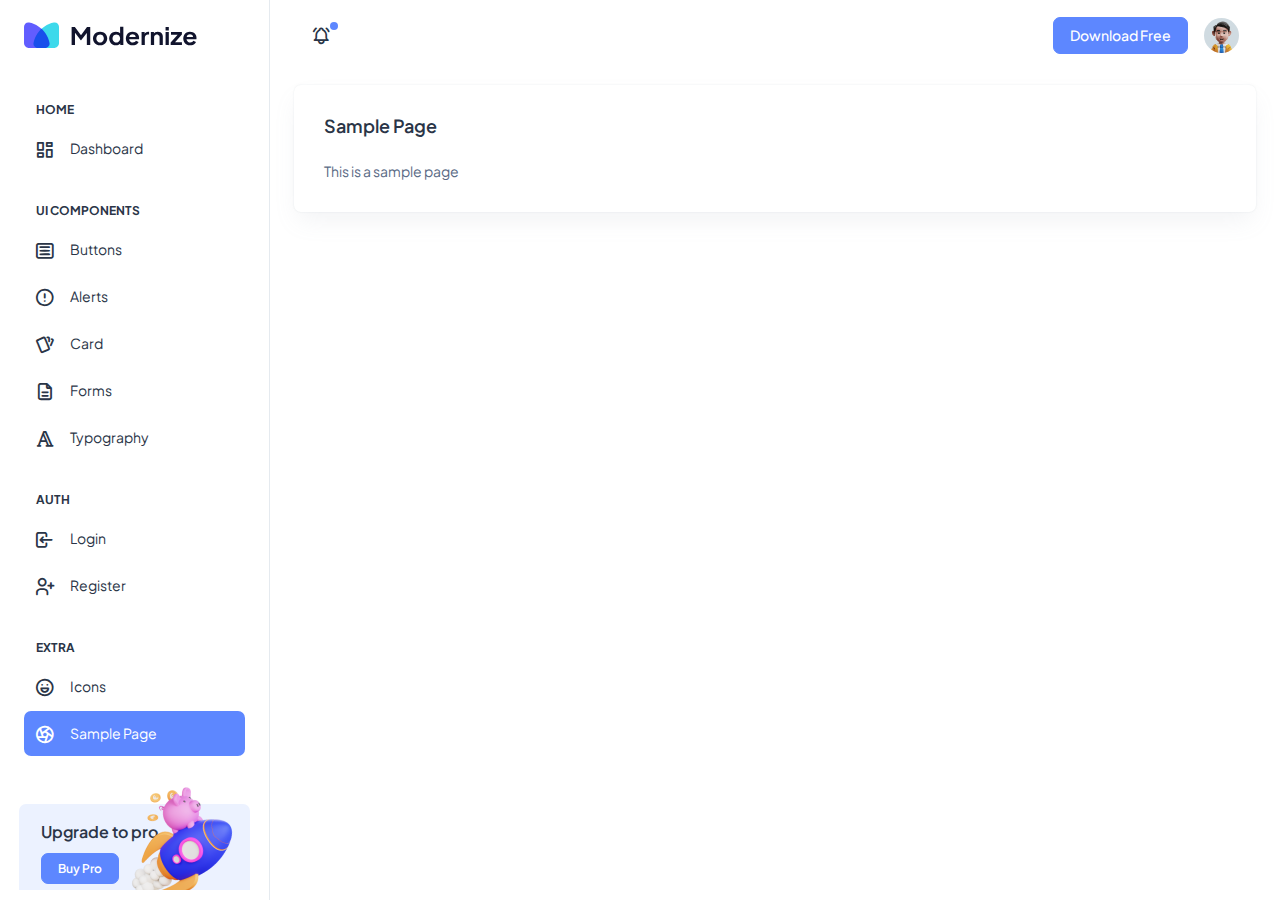
<file: static/html/sample-page.html>
<!doctype html>
<html lang="en">

<head>
  <meta charset="utf-8">
  <meta name="viewport" content="width=device-width, initial-scale=1">
  <title>Modernize Free</title>
  <link rel="shortcut icon" type="image/png" href="../assets/images/logos/favicon.png" />
  <link rel="stylesheet" href="../assets/css/styles.min.css" />
</head>

<body>
  <!--  Body Wrapper -->
  <div class="page-wrapper" id="main-wrapper" data-layout="vertical" data-navbarbg="skin6" data-sidebartype="full"
    data-sidebar-position="fixed" data-header-position="fixed">
    <!-- Sidebar Start -->
    <aside class="left-sidebar">
      <!-- Sidebar scroll-->
      <div>
        <div class="brand-logo d-flex align-items-center justify-content-between">
          <a href="./index.html" class="text-nowrap logo-img">
            <img src="../assets/images/logos/dark-logo.svg" width="180" alt="" />
          </a>
          <div class="close-btn d-xl-none d-block sidebartoggler cursor-pointer" id="sidebarCollapse">
            <i class="ti ti-x fs-8"></i>
          </div>
        </div>
        <!-- Sidebar navigation-->
        <nav class="sidebar-nav scroll-sidebar" data-simplebar="">
          <ul id="sidebarnav">
            <li class="nav-small-cap">
              <i class="ti ti-dots nav-small-cap-icon fs-4"></i>
              <span class="hide-menu">Home</span>
            </li>
            <li class="sidebar-item">
              <a class="sidebar-link" href="./index.html" aria-expanded="false">
                <span>
                  <i class="ti ti-layout-dashboard"></i>
                </span>
                <span class="hide-menu">Dashboard</span>
              </a>
            </li>
            <li class="nav-small-cap">
              <i class="ti ti-dots nav-small-cap-icon fs-4"></i>
              <span class="hide-menu">UI COMPONENTS</span>
            </li>
            <li class="sidebar-item">
              <a class="sidebar-link" href="./ui-buttons.html" aria-expanded="false">
                <span>
                  <i class="ti ti-article"></i>
                </span>
                <span class="hide-menu">Buttons</span>
              </a>
            </li>
            <li class="sidebar-item">
              <a class="sidebar-link" href="./ui-alerts.html" aria-expanded="false">
                <span>
                  <i class="ti ti-alert-circle"></i>
                </span>
                <span class="hide-menu">Alerts</span>
              </a>
            </li>
            <li class="sidebar-item">
              <a class="sidebar-link" href="./ui-card.html" aria-expanded="false">
                <span>
                  <i class="ti ti-cards"></i>
                </span>
                <span class="hide-menu">Card</span>
              </a>
            </li>
            <li class="sidebar-item">
              <a class="sidebar-link" href="./ui-forms.html" aria-expanded="false">
                <span>
                  <i class="ti ti-file-description"></i>
                </span>
                <span class="hide-menu">Forms</span>
              </a>
            </li>
            <li class="sidebar-item">
              <a class="sidebar-link" href="./ui-typography.html" aria-expanded="false">
                <span>
                  <i class="ti ti-typography"></i>
                </span>
                <span class="hide-menu">Typography</span>
              </a>
            </li>
            <li class="nav-small-cap">
              <i class="ti ti-dots nav-small-cap-icon fs-4"></i>
              <span class="hide-menu">AUTH</span>
            </li>
            <li class="sidebar-item">
              <a class="sidebar-link" href="./authentication-login.html" aria-expanded="false">
                <span>
                  <i class="ti ti-login"></i>
                </span>
                <span class="hide-menu">Login</span>
              </a>
            </li>
            <li class="sidebar-item">
              <a class="sidebar-link" href="./authentication-register.html" aria-expanded="false">
                <span>
                  <i class="ti ti-user-plus"></i>
                </span>
                <span class="hide-menu">Register</span>
              </a>
            </li>
            <li class="nav-small-cap">
              <i class="ti ti-dots nav-small-cap-icon fs-4"></i>
              <span class="hide-menu">EXTRA</span>
            </li>
            <li class="sidebar-item">
              <a class="sidebar-link" href="./icon-tabler.html" aria-expanded="false">
                <span>
                  <i class="ti ti-mood-happy"></i>
                </span>
                <span class="hide-menu">Icons</span>
              </a>
            </li>
            <li class="sidebar-item">
              <a class="sidebar-link" href="./sample-page.html" aria-expanded="false">
                <span>
                  <i class="ti ti-aperture"></i>
                </span>
                <span class="hide-menu">Sample Page</span>
              </a>
            </li>
          </ul>
          <div class="unlimited-access hide-menu bg-light-primary position-relative mb-7 mt-5 rounded">
            <div class="d-flex">
              <div class="unlimited-access-title me-3">
                <h6 class="fw-semibold fs-4 mb-6 text-dark w-85">Upgrade to pro</h6>
                <a href="https://adminmart.com/product/modernize-bootstrap-5-admin-template/" target="_blank" class="btn btn-primary fs-2 fw-semibold lh-sm">Buy Pro</a>
              </div>
              <div class="unlimited-access-img">
                <img src="../assets/images/backgrounds/rocket.png" alt="" class="img-fluid">
              </div>
            </div>
          </div>
        </nav>
        <!-- End Sidebar navigation -->
      </div>
      <!-- End Sidebar scroll-->
    </aside>
    <!--  Sidebar End -->
    <!--  Main wrapper -->
    <div class="body-wrapper">
      <!--  Header Start -->
      <header class="app-header">
        <nav class="navbar navbar-expand-lg navbar-light">
          <ul class="navbar-nav">
            <li class="nav-item d-block d-xl-none">
              <a class="nav-link sidebartoggler nav-icon-hover" id="headerCollapse" href="javascript:void(0)">
                <i class="ti ti-menu-2"></i>
              </a>
            </li>
            <li class="nav-item">
              <a class="nav-link nav-icon-hover" href="javascript:void(0)">
                <i class="ti ti-bell-ringing"></i>
                <div class="notification bg-primary rounded-circle"></div>
              </a>
            </li>
          </ul>
          <div class="navbar-collapse justify-content-end px-0" id="navbarNav">
            <ul class="navbar-nav flex-row ms-auto align-items-center justify-content-end">
              <a href="https://adminmart.com/product/modernize-free-bootstrap-admin-dashboard/" target="_blank" class="btn btn-primary">Download Free</a>
              <li class="nav-item dropdown">
                <a class="nav-link nav-icon-hover" href="javascript:void(0)" id="drop2" data-bs-toggle="dropdown"
                  aria-expanded="false">
                  <img src="../assets/images/profile/user-1.jpg" alt="" width="35" height="35" class="rounded-circle">
                </a>
                <div class="dropdown-menu dropdown-menu-end dropdown-menu-animate-up" aria-labelledby="drop2">
                  <div class="message-body">
                    <a href="javascript:void(0)" class="d-flex align-items-center gap-2 dropdown-item">
                      <i class="ti ti-user fs-6"></i>
                      <p class="mb-0 fs-3">My Profile</p>
                    </a>
                    <a href="javascript:void(0)" class="d-flex align-items-center gap-2 dropdown-item">
                      <i class="ti ti-mail fs-6"></i>
                      <p class="mb-0 fs-3">My Account</p>
                    </a>
                    <a href="javascript:void(0)" class="d-flex align-items-center gap-2 dropdown-item">
                      <i class="ti ti-list-check fs-6"></i>
                      <p class="mb-0 fs-3">My Task</p>
                    </a>
                    <a href="./authentication-login.html" class="btn btn-outline-primary mx-3 mt-2 d-block">Logout</a>
                  </div>
                </div>
              </li>
            </ul>
          </div>
        </nav>
      </header>
      <!--  Header End -->
      <div class="container-fluid">
        <div class="card">
          <div class="card-body">
            <h5 class="card-title fw-semibold mb-4">Sample Page</h5>
            <p class="mb-0">This is a sample page </p>
          </div>
        </div>
      </div>
    </div>
  </div>
  <script src="../assets/libs/jquery/dist/jquery.min.js"></script>
  <script src="../assets/libs/bootstrap/dist/js/bootstrap.bundle.min.js"></script>
  <script src="../assets/js/sidebarmenu.js"></script>
  <script src="../assets/js/app.min.js"></script>
  <script src="../assets/libs/simplebar/dist/simplebar.js"></script>
</body>

</html>
</file>
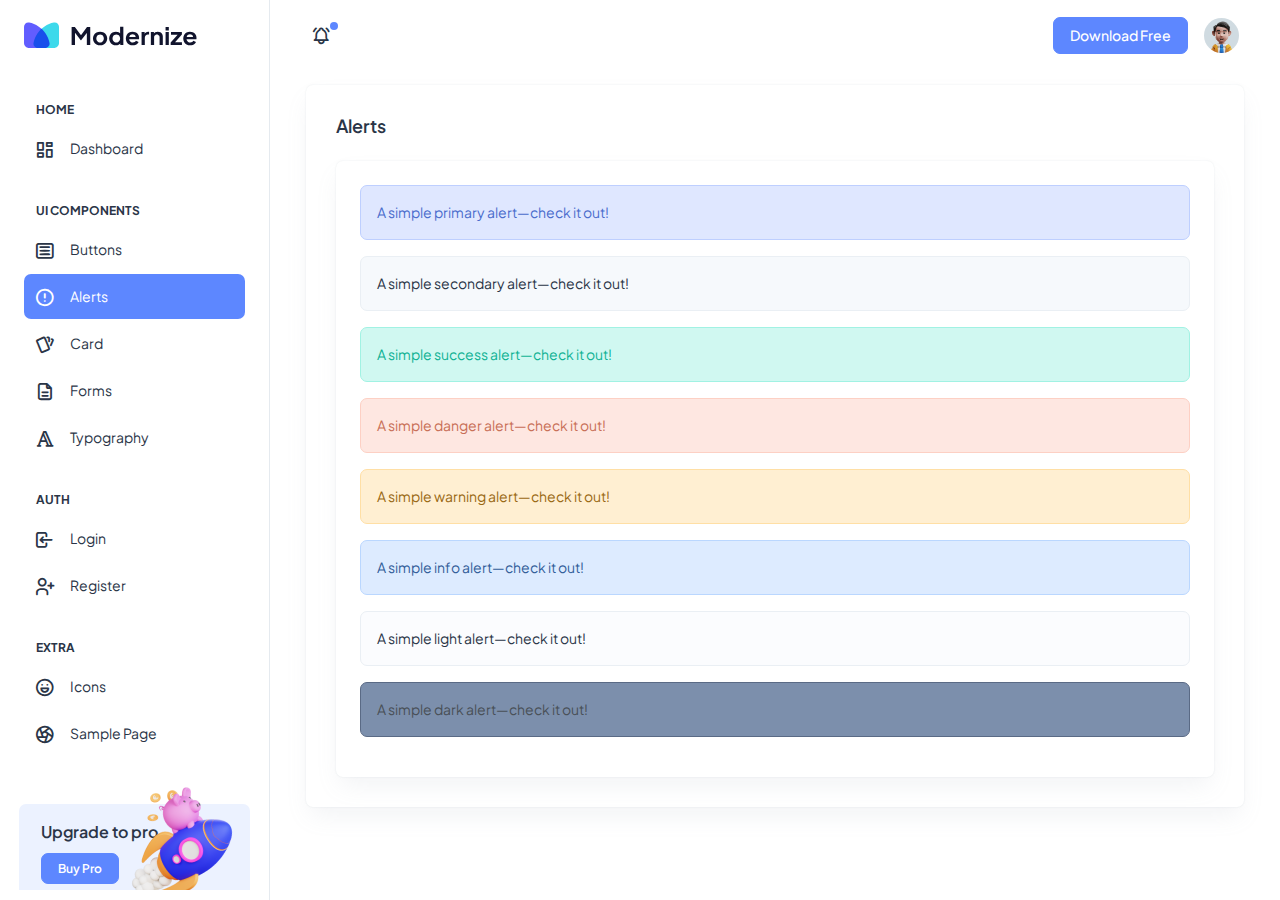
<file: static/html/ui-alerts.html>
<!doctype html>
<html lang="en">

<head>
  <meta charset="utf-8">
  <meta name="viewport" content="width=device-width, initial-scale=1">
  <title>Modernize Free</title>
  <link rel="shortcut icon" type="image/png" href="../assets/images/logos/favicon.png" />
  <link rel="stylesheet" href="../assets/css/styles.min.css" />
</head>

<body>
  <!--  Body Wrapper -->
  <div class="page-wrapper" id="main-wrapper" data-layout="vertical" data-navbarbg="skin6" data-sidebartype="full"
    data-sidebar-position="fixed" data-header-position="fixed">
    <!-- Sidebar Start -->
    <aside class="left-sidebar">
      <!-- Sidebar scroll-->
      <div>
        <div class="brand-logo d-flex align-items-center justify-content-between">
          <a href="./index.html" class="text-nowrap logo-img">
            <img src="../assets/images/logos/dark-logo.svg" width="180" alt="" />
          </a>
          <div class="close-btn d-xl-none d-block sidebartoggler cursor-pointer" id="sidebarCollapse">
            <i class="ti ti-x fs-8"></i>
          </div>
        </div>
        <!-- Sidebar navigation-->
        <nav class="sidebar-nav scroll-sidebar" data-simplebar="">
          <ul id="sidebarnav">
            <li class="nav-small-cap">
              <i class="ti ti-dots nav-small-cap-icon fs-4"></i>
              <span class="hide-menu">Home</span>
            </li>
            <li class="sidebar-item">
              <a class="sidebar-link" href="./index.html" aria-expanded="false">
                <span>
                  <i class="ti ti-layout-dashboard"></i>
                </span>
                <span class="hide-menu">Dashboard</span>
              </a>
            </li>
            <li class="nav-small-cap">
              <i class="ti ti-dots nav-small-cap-icon fs-4"></i>
              <span class="hide-menu">UI COMPONENTS</span>
            </li>
            <li class="sidebar-item">
              <a class="sidebar-link" href="./ui-buttons.html" aria-expanded="false">
                <span>
                  <i class="ti ti-article"></i>
                </span>
                <span class="hide-menu">Buttons</span>
              </a>
            </li>
            <li class="sidebar-item">
              <a class="sidebar-link" href="./ui-alerts.html" aria-expanded="false">
                <span>
                  <i class="ti ti-alert-circle"></i>
                </span>
                <span class="hide-menu">Alerts</span>
              </a>
            </li>
            <li class="sidebar-item">
              <a class="sidebar-link" href="./ui-card.html" aria-expanded="false">
                <span>
                  <i class="ti ti-cards"></i>
                </span>
                <span class="hide-menu">Card</span>
              </a>
            </li>
            <li class="sidebar-item">
              <a class="sidebar-link" href="./ui-forms.html" aria-expanded="false">
                <span>
                  <i class="ti ti-file-description"></i>
                </span>
                <span class="hide-menu">Forms</span>
              </a>
            </li>
            <li class="sidebar-item">
              <a class="sidebar-link" href="./ui-typography.html" aria-expanded="false">
                <span>
                  <i class="ti ti-typography"></i>
                </span>
                <span class="hide-menu">Typography</span>
              </a>
            </li>
            <li class="nav-small-cap">
              <i class="ti ti-dots nav-small-cap-icon fs-4"></i>
              <span class="hide-menu">AUTH</span>
            </li>
            <li class="sidebar-item">
              <a class="sidebar-link" href="./authentication-login.html" aria-expanded="false">
                <span>
                  <i class="ti ti-login"></i>
                </span>
                <span class="hide-menu">Login</span>
              </a>
            </li>
            <li class="sidebar-item">
              <a class="sidebar-link" href="./authentication-register.html" aria-expanded="false">
                <span>
                  <i class="ti ti-user-plus"></i>
                </span>
                <span class="hide-menu">Register</span>
              </a>
            </li>
            <li class="nav-small-cap">
              <i class="ti ti-dots nav-small-cap-icon fs-4"></i>
              <span class="hide-menu">EXTRA</span>
            </li>
            <li class="sidebar-item">
              <a class="sidebar-link" href="./icon-tabler.html" aria-expanded="false">
                <span>
                  <i class="ti ti-mood-happy"></i>
                </span>
                <span class="hide-menu">Icons</span>
              </a>
            </li>
            <li class="sidebar-item">
              <a class="sidebar-link" href="./sample-page.html" aria-expanded="false">
                <span>
                  <i class="ti ti-aperture"></i>
                </span>
                <span class="hide-menu">Sample Page</span>
              </a>
            </li>
          </ul>
          <div class="unlimited-access hide-menu bg-light-primary position-relative mb-7 mt-5 rounded">
            <div class="d-flex">
              <div class="unlimited-access-title me-3">
                <h6 class="fw-semibold fs-4 mb-6 text-dark w-85">Upgrade to pro</h6>
                <a href="https://adminmart.com/product/modernize-bootstrap-5-admin-template/" target="_blank" class="btn btn-primary fs-2 fw-semibold lh-sm">Buy Pro</a>
              </div>
              <div class="unlimited-access-img">
                <img src="../assets/images/backgrounds/rocket.png" alt="" class="img-fluid">
              </div>
            </div>
          </div>
        </nav>
        <!-- End Sidebar navigation -->
      </div>
      <!-- End Sidebar scroll-->
    </aside>
    <!--  Sidebar End -->
    <!--  Main wrapper -->
    <div class="body-wrapper">
      <!--  Header Start -->
      <header class="app-header">
        <nav class="navbar navbar-expand-lg navbar-light">
          <ul class="navbar-nav">
            <li class="nav-item d-block d-xl-none">
              <a class="nav-link sidebartoggler nav-icon-hover" id="headerCollapse" href="javascript:void(0)">
                <i class="ti ti-menu-2"></i>
              </a>
            </li>
            <li class="nav-item">
              <a class="nav-link nav-icon-hover" href="javascript:void(0)">
                <i class="ti ti-bell-ringing"></i>
                <div class="notification bg-primary rounded-circle"></div>
              </a>
            </li>
          </ul>
          <div class="navbar-collapse justify-content-end px-0" id="navbarNav">
            <ul class="navbar-nav flex-row ms-auto align-items-center justify-content-end">
              <a href="https://adminmart.com/product/modernize-free-bootstrap-admin-dashboard/" target="_blank" class="btn btn-primary">Download Free</a>
              <li class="nav-item dropdown">
                <a class="nav-link nav-icon-hover" href="javascript:void(0)" id="drop2" data-bs-toggle="dropdown"
                  aria-expanded="false">
                  <img src="../assets/images/profile/user-1.jpg" alt="" width="35" height="35" class="rounded-circle">
                </a>
                <div class="dropdown-menu dropdown-menu-end dropdown-menu-animate-up" aria-labelledby="drop2">
                  <div class="message-body">
                    <a href="javascript:void(0)" class="d-flex align-items-center gap-2 dropdown-item">
                      <i class="ti ti-user fs-6"></i>
                      <p class="mb-0 fs-3">My Profile</p>
                    </a>
                    <a href="javascript:void(0)" class="d-flex align-items-center gap-2 dropdown-item">
                      <i class="ti ti-mail fs-6"></i>
                      <p class="mb-0 fs-3">My Account</p>
                    </a>
                    <a href="javascript:void(0)" class="d-flex align-items-center gap-2 dropdown-item">
                      <i class="ti ti-list-check fs-6"></i>
                      <p class="mb-0 fs-3">My Task</p>
                    </a>
                    <a href="./authentication-login.html" class="btn btn-outline-primary mx-3 mt-2 d-block">Logout</a>
                  </div>
                </div>
              </li>
            </ul>
          </div>
        </nav>
      </header>
      <!--  Header End -->
      <div class="container-fluid">
        <div class="container-fluid">
          <div class="card">
            <div class="card-body">
              <h5 class="card-title fw-semibold mb-4">Alerts</h5>
              <div class="card mb-0">
                <div class="card-body p-4">
                  <div class="alert alert-primary" role="alert">
                    A simple primary alert—check it out!
                  </div>
                  <div class="alert alert-secondary" role="alert">
                    A simple secondary alert—check it out!
                  </div>
                  <div class="alert alert-success" role="alert">
                    A simple success alert—check it out!
                  </div>
                  <div class="alert alert-danger" role="alert">
                    A simple danger alert—check it out!
                  </div>
                  <div class="alert alert-warning" role="alert">
                    A simple warning alert—check it out!
                  </div>
                  <div class="alert alert-info" role="alert">
                    A simple info alert—check it out!
                  </div>
                  <div class="alert alert-light" role="alert">
                    A simple light alert—check it out!
                  </div>
                  <div class="alert alert-dark" role="alert">
                    A simple dark alert—check it out!
                  </div>
                </div>
              </div>
            </div>
          </div>
        </div>
      </div>
    </div>
  </div>
  <script src="../assets/libs/jquery/dist/jquery.min.js"></script>
  <script src="../assets/libs/bootstrap/dist/js/bootstrap.bundle.min.js"></script>
  <script src="../assets/js/sidebarmenu.js"></script>
  <script src="../assets/js/app.min.js"></script>
  <script src="../assets/libs/simplebar/dist/simplebar.js"></script>
</body>

</html>
</file>
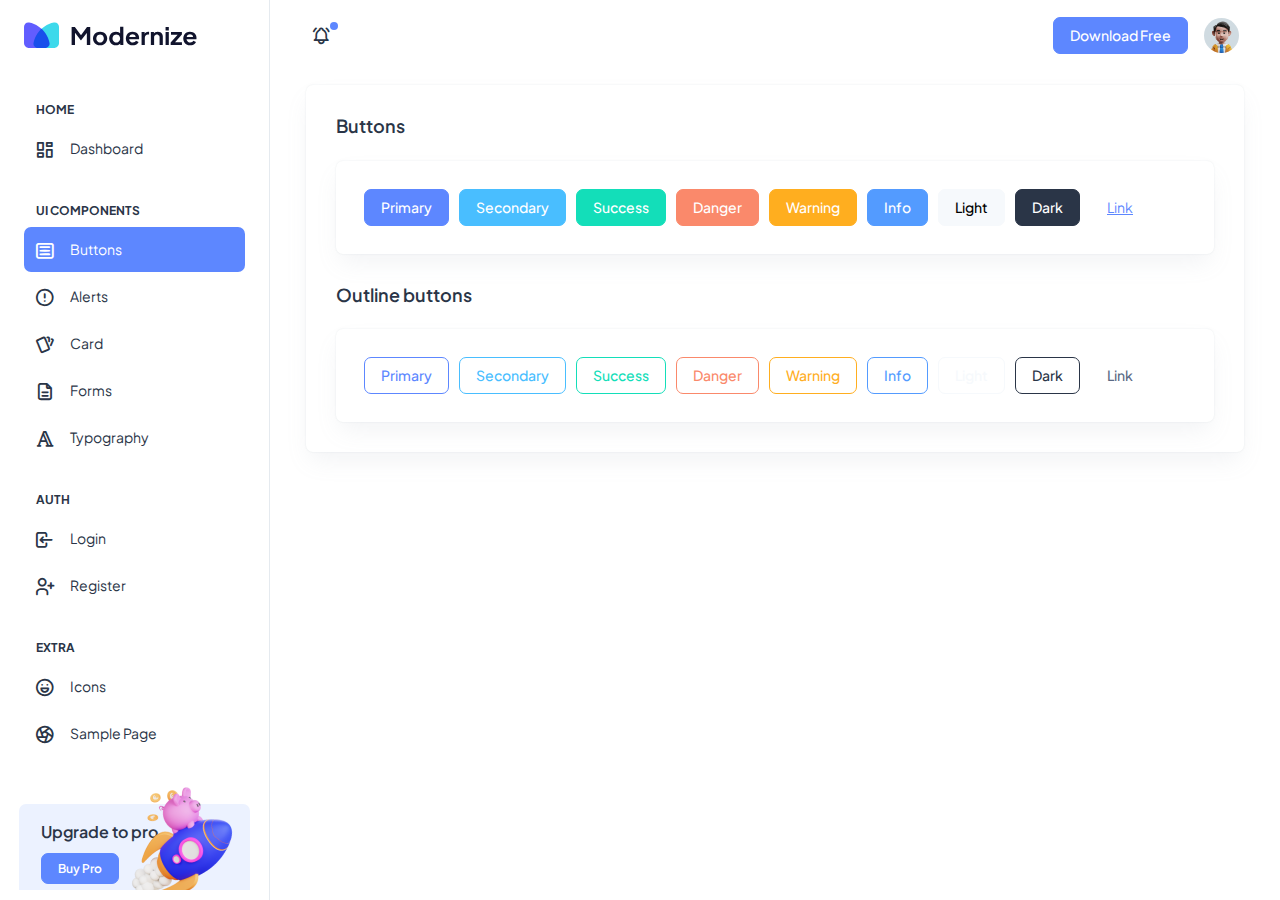
<file: static/html/ui-buttons.html>
<!doctype html>
<html lang="en">

<head>
  <meta charset="utf-8">
  <meta name="viewport" content="width=device-width, initial-scale=1">
  <title>Modernize Free</title>
  <link rel="shortcut icon" type="image/png" href="../assets/images/logos/favicon.png" />
  <link rel="stylesheet" href="../assets/css/styles.min.css" />
</head>

<body>
  <!--  Body Wrapper -->
  <div class="page-wrapper" id="main-wrapper" data-layout="vertical" data-navbarbg="skin6" data-sidebartype="full"
    data-sidebar-position="fixed" data-header-position="fixed">
    <!-- Sidebar Start -->
    <aside class="left-sidebar">
      <!-- Sidebar scroll-->
      <div>
        <div class="brand-logo d-flex align-items-center justify-content-between">
          <a href="./index.html" class="text-nowrap logo-img">
            <img src="../assets/images/logos/dark-logo.svg" width="180" alt="" />
          </a>
          <div class="close-btn d-xl-none d-block sidebartoggler cursor-pointer" id="sidebarCollapse">
            <i class="ti ti-x fs-8"></i>
          </div>
        </div>
        <!-- Sidebar navigation-->
        <nav class="sidebar-nav scroll-sidebar" data-simplebar="">
          <ul id="sidebarnav">
            <li class="nav-small-cap">
              <i class="ti ti-dots nav-small-cap-icon fs-4"></i>
              <span class="hide-menu">Home</span>
            </li>
            <li class="sidebar-item">
              <a class="sidebar-link" href="./index.html" aria-expanded="false">
                <span>
                  <i class="ti ti-layout-dashboard"></i>
                </span>
                <span class="hide-menu">Dashboard</span>
              </a>
            </li>
            <li class="nav-small-cap">
              <i class="ti ti-dots nav-small-cap-icon fs-4"></i>
              <span class="hide-menu">UI COMPONENTS</span>
            </li>
            <li class="sidebar-item">
              <a class="sidebar-link" href="./ui-buttons.html" aria-expanded="false">
                <span>
                  <i class="ti ti-article"></i>
                </span>
                <span class="hide-menu">Buttons</span>
              </a>
            </li>
            <li class="sidebar-item">
              <a class="sidebar-link" href="./ui-alerts.html" aria-expanded="false">
                <span>
                  <i class="ti ti-alert-circle"></i>
                </span>
                <span class="hide-menu">Alerts</span>
              </a>
            </li>
            <li class="sidebar-item">
              <a class="sidebar-link" href="./ui-card.html" aria-expanded="false">
                <span>
                  <i class="ti ti-cards"></i>
                </span>
                <span class="hide-menu">Card</span>
              </a>
            </li>
            <li class="sidebar-item">
              <a class="sidebar-link" href="./ui-forms.html" aria-expanded="false">
                <span>
                  <i class="ti ti-file-description"></i>
                </span>
                <span class="hide-menu">Forms</span>
              </a>
            </li>
            <li class="sidebar-item">
              <a class="sidebar-link" href="./ui-typography.html" aria-expanded="false">
                <span>
                  <i class="ti ti-typography"></i>
                </span>
                <span class="hide-menu">Typography</span>
              </a>
            </li>
            <li class="nav-small-cap">
              <i class="ti ti-dots nav-small-cap-icon fs-4"></i>
              <span class="hide-menu">AUTH</span>
            </li>
            <li class="sidebar-item">
              <a class="sidebar-link" href="./authentication-login.html" aria-expanded="false">
                <span>
                  <i class="ti ti-login"></i>
                </span>
                <span class="hide-menu">Login</span>
              </a>
            </li>
            <li class="sidebar-item">
              <a class="sidebar-link" href="./authentication-register.html" aria-expanded="false">
                <span>
                  <i class="ti ti-user-plus"></i>
                </span>
                <span class="hide-menu">Register</span>
              </a>
            </li>
            <li class="nav-small-cap">
              <i class="ti ti-dots nav-small-cap-icon fs-4"></i>
              <span class="hide-menu">EXTRA</span>
            </li>
            <li class="sidebar-item">
              <a class="sidebar-link" href="./icon-tabler.html" aria-expanded="false">
                <span>
                  <i class="ti ti-mood-happy"></i>
                </span>
                <span class="hide-menu">Icons</span>
              </a>
            </li>
            <li class="sidebar-item">
              <a class="sidebar-link" href="./sample-page.html" aria-expanded="false">
                <span>
                  <i class="ti ti-aperture"></i>
                </span>
                <span class="hide-menu">Sample Page</span>
              </a>
            </li>
          </ul>
          <div class="unlimited-access hide-menu bg-light-primary position-relative mb-7 mt-5 rounded">
            <div class="d-flex">
              <div class="unlimited-access-title me-3">
                <h6 class="fw-semibold fs-4 mb-6 text-dark w-85">Upgrade to pro</h6>
                <a href="https://adminmart.com/product/modernize-bootstrap-5-admin-template/" target="_blank" class="btn btn-primary fs-2 fw-semibold lh-sm">Buy Pro</a>
              </div>
              <div class="unlimited-access-img">
                <img src="../assets/images/backgrounds/rocket.png" alt="" class="img-fluid">
              </div>
            </div>
          </div>
        </nav>
        <!-- End Sidebar navigation -->
      </div>
      <!-- End Sidebar scroll-->
    </aside>
    <!--  Sidebar End -->
    <!--  Main wrapper -->
    <div class="body-wrapper">
      <!--  Header Start -->
      <header class="app-header">
        <nav class="navbar navbar-expand-lg navbar-light">
          <ul class="navbar-nav">
            <li class="nav-item d-block d-xl-none">
              <a class="nav-link sidebartoggler nav-icon-hover" id="headerCollapse" href="javascript:void(0)">
                <i class="ti ti-menu-2"></i>
              </a>
            </li>
            <li class="nav-item">
              <a class="nav-link nav-icon-hover" href="javascript:void(0)">
                <i class="ti ti-bell-ringing"></i>
                <div class="notification bg-primary rounded-circle"></div>
              </a>
            </li>
          </ul>
          <div class="navbar-collapse justify-content-end px-0" id="navbarNav">
            <ul class="navbar-nav flex-row ms-auto align-items-center justify-content-end">
              <a href="https://adminmart.com/product/modernize-free-bootstrap-admin-dashboard/" target="_blank" class="btn btn-primary">Download Free</a>
              <li class="nav-item dropdown">
                <a class="nav-link nav-icon-hover" href="javascript:void(0)" id="drop2" data-bs-toggle="dropdown"
                  aria-expanded="false">
                  <img src="../assets/images/profile/user-1.jpg" alt="" width="35" height="35" class="rounded-circle">
                </a>
                <div class="dropdown-menu dropdown-menu-end dropdown-menu-animate-up" aria-labelledby="drop2">
                  <div class="message-body">
                    <a href="javascript:void(0)" class="d-flex align-items-center gap-2 dropdown-item">
                      <i class="ti ti-user fs-6"></i>
                      <p class="mb-0 fs-3">My Profile</p>
                    </a>
                    <a href="javascript:void(0)" class="d-flex align-items-center gap-2 dropdown-item">
                      <i class="ti ti-mail fs-6"></i>
                      <p class="mb-0 fs-3">My Account</p>
                    </a>
                    <a href="javascript:void(0)" class="d-flex align-items-center gap-2 dropdown-item">
                      <i class="ti ti-list-check fs-6"></i>
                      <p class="mb-0 fs-3">My Task</p>
                    </a>
                    <a href="./authentication-login.html" class="btn btn-outline-primary mx-3 mt-2 d-block">Logout</a>
                  </div>
                </div>
              </li>
            </ul>
          </div>
        </nav>
      </header>
      <!--  Header End -->
      <div class="container-fluid">
        <div class="container-fluid">
          <div class="card">
            <div class="card-body">
              <h5 class="card-title fw-semibold mb-4">Buttons</h5>
              <div class="card">
                <div class="card-body p-4">
                  <button type="button" class="btn btn-primary m-1">Primary</button>
                  <button type="button" class="btn btn-secondary m-1">Secondary</button>
                  <button type="button" class="btn btn-success m-1">Success</button>
                  <button type="button" class="btn btn-danger m-1">Danger</button>
                  <button type="button" class="btn btn-warning m-1">Warning</button>
                  <button type="button" class="btn btn-info m-1">Info</button>
                  <button type="button" class="btn btn-light m-1">Light</button>
                  <button type="button" class="btn btn-dark m-1">Dark</button>
                  <button type="button" class="btn btn-link m-1">Link</button>
                </div>
              </div>
              <h5 class="card-title fw-semibold mb-4">Outline buttons</h5>
              <div class="card mb-0">
                <div class="card-body p-4">
                  <button type="button" class="btn btn-outline-primary m-1">Primary</button>
                  <button type="button" class="btn btn-outline-secondary m-1">Secondary</button>
                  <button type="button" class="btn btn-outline-success m-1">Success</button>
                  <button type="button" class="btn btn-outline-danger m-1">Danger</button>
                  <button type="button" class="btn btn-outline-warning m-1">Warning</button>
                  <button type="button" class="btn btn-outline-info m-1">Info</button>
                  <button type="button" class="btn btn-outline-light m-1">Light</button>
                  <button type="button" class="btn btn-outline-dark m-1">Dark</button>
                  <button type="button" class="btn btn-outline-link m-1">Link</button>
                </div>
              </div>
            </div>
          </div>
        </div>
      </div>
    </div>
  </div>
  <script src="../assets/libs/jquery/dist/jquery.min.js"></script>
  <script src="../assets/libs/bootstrap/dist/js/bootstrap.bundle.min.js"></script>
  <script src="../assets/js/sidebarmenu.js"></script>
  <script src="../assets/js/app.min.js"></script>
  <script src="../assets/libs/simplebar/dist/simplebar.js"></script>
</body>

</html>
</file>
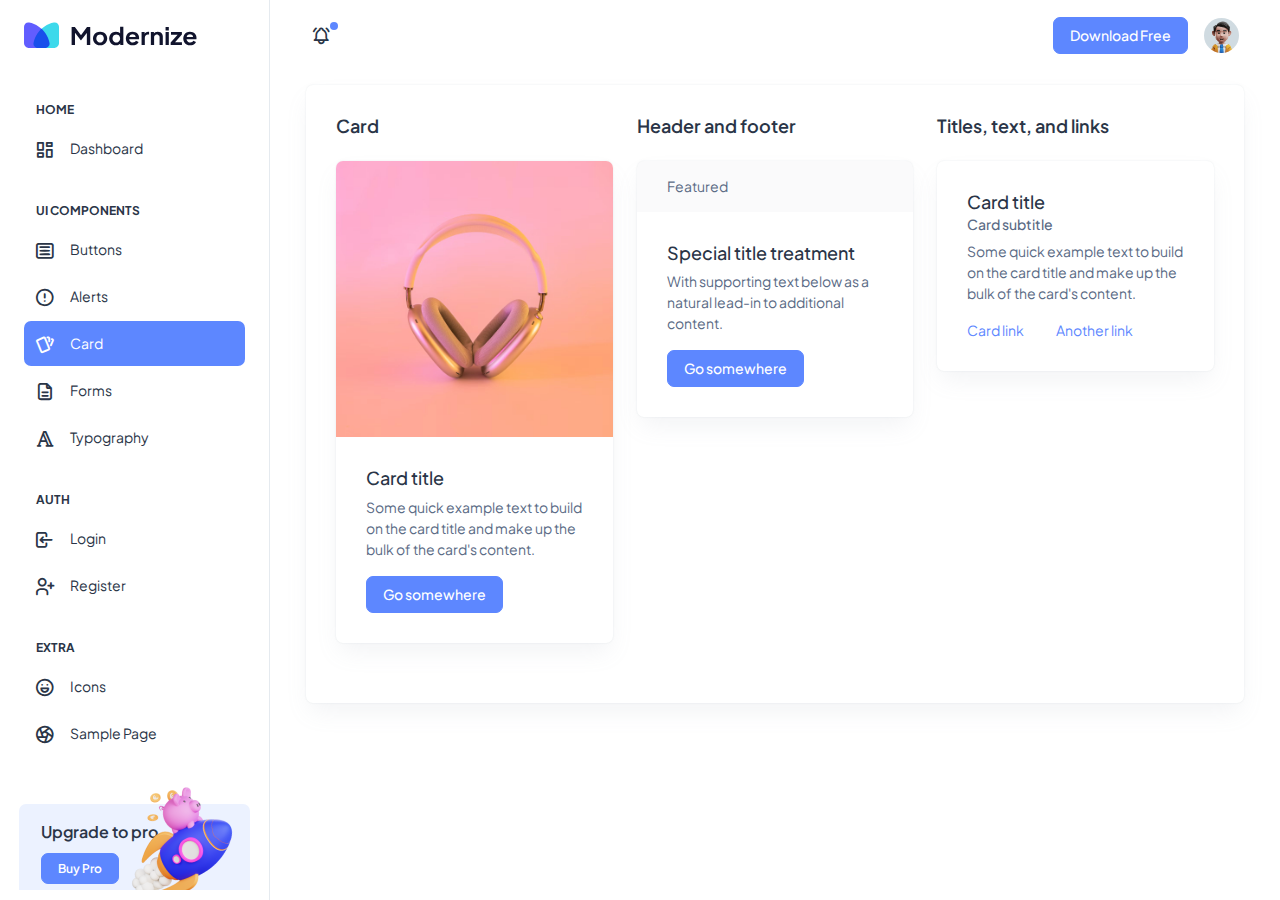
<file: static/html/ui-card.html>
<!doctype html>
<html lang="en">

<head>
  <meta charset="utf-8">
  <meta name="viewport" content="width=device-width, initial-scale=1">
  <title>Modernize Free</title>
  <link rel="shortcut icon" type="image/png" href="../assets/images/logos/favicon.png" />
  <link rel="stylesheet" href="../assets/css/styles.min.css" />
</head>

<body>
  <!--  Body Wrapper -->
  <div class="page-wrapper" id="main-wrapper" data-layout="vertical" data-navbarbg="skin6" data-sidebartype="full"
    data-sidebar-position="fixed" data-header-position="fixed">
    <!-- Sidebar Start -->
    <aside class="left-sidebar">
      <!-- Sidebar scroll-->
      <div>
        <div class="brand-logo d-flex align-items-center justify-content-between">
          <a href="./index.html" class="text-nowrap logo-img">
            <img src="../assets/images/logos/dark-logo.svg" width="180" alt="" />
          </a>
          <div class="close-btn d-xl-none d-block sidebartoggler cursor-pointer" id="sidebarCollapse">
            <i class="ti ti-x fs-8"></i>
          </div>
        </div>
        <!-- Sidebar navigation-->
        <nav class="sidebar-nav scroll-sidebar" data-simplebar="">
          <ul id="sidebarnav">
            <li class="nav-small-cap">
              <i class="ti ti-dots nav-small-cap-icon fs-4"></i>
              <span class="hide-menu">Home</span>
            </li>
            <li class="sidebar-item">
              <a class="sidebar-link" href="./index.html" aria-expanded="false">
                <span>
                  <i class="ti ti-layout-dashboard"></i>
                </span>
                <span class="hide-menu">Dashboard</span>
              </a>
            </li>
            <li class="nav-small-cap">
              <i class="ti ti-dots nav-small-cap-icon fs-4"></i>
              <span class="hide-menu">UI COMPONENTS</span>
            </li>
            <li class="sidebar-item">
              <a class="sidebar-link" href="./ui-buttons.html" aria-expanded="false">
                <span>
                  <i class="ti ti-article"></i>
                </span>
                <span class="hide-menu">Buttons</span>
              </a>
            </li>
            <li class="sidebar-item">
              <a class="sidebar-link" href="./ui-alerts.html" aria-expanded="false">
                <span>
                  <i class="ti ti-alert-circle"></i>
                </span>
                <span class="hide-menu">Alerts</span>
              </a>
            </li>
            <li class="sidebar-item">
              <a class="sidebar-link" href="./ui-card.html" aria-expanded="false">
                <span>
                  <i class="ti ti-cards"></i>
                </span>
                <span class="hide-menu">Card</span>
              </a>
            </li>
            <li class="sidebar-item">
              <a class="sidebar-link" href="./ui-forms.html" aria-expanded="false">
                <span>
                  <i class="ti ti-file-description"></i>
                </span>
                <span class="hide-menu">Forms</span>
              </a>
            </li>
            <li class="sidebar-item">
              <a class="sidebar-link" href="./ui-typography.html" aria-expanded="false">
                <span>
                  <i class="ti ti-typography"></i>
                </span>
                <span class="hide-menu">Typography</span>
              </a>
            </li>
            <li class="nav-small-cap">
              <i class="ti ti-dots nav-small-cap-icon fs-4"></i>
              <span class="hide-menu">AUTH</span>
            </li>
            <li class="sidebar-item">
              <a class="sidebar-link" href="./authentication-login.html" aria-expanded="false">
                <span>
                  <i class="ti ti-login"></i>
                </span>
                <span class="hide-menu">Login</span>
              </a>
            </li>
            <li class="sidebar-item">
              <a class="sidebar-link" href="./authentication-register.html" aria-expanded="false">
                <span>
                  <i class="ti ti-user-plus"></i>
                </span>
                <span class="hide-menu">Register</span>
              </a>
            </li>
            <li class="nav-small-cap">
              <i class="ti ti-dots nav-small-cap-icon fs-4"></i>
              <span class="hide-menu">EXTRA</span>
            </li>
            <li class="sidebar-item">
              <a class="sidebar-link" href="./icon-tabler.html" aria-expanded="false">
                <span>
                  <i class="ti ti-mood-happy"></i>
                </span>
                <span class="hide-menu">Icons</span>
              </a>
            </li>
            <li class="sidebar-item">
              <a class="sidebar-link" href="./sample-page.html" aria-expanded="false">
                <span>
                  <i class="ti ti-aperture"></i>
                </span>
                <span class="hide-menu">Sample Page</span>
              </a>
            </li>
          </ul>
          <div class="unlimited-access hide-menu bg-light-primary position-relative mb-7 mt-5 rounded">
            <div class="d-flex">
              <div class="unlimited-access-title me-3">
                <h6 class="fw-semibold fs-4 mb-6 text-dark w-85">Upgrade to pro</h6>
                <a href="https://adminmart.com/product/modernize-bootstrap-5-admin-template/" target="_blank" class="btn btn-primary fs-2 fw-semibold lh-sm">Buy Pro</a>
              </div>
              <div class="unlimited-access-img">
                <img src="../assets/images/backgrounds/rocket.png" alt="" class="img-fluid">
              </div>
            </div>
          </div>
        </nav>
        <!-- End Sidebar navigation -->
      </div>
      <!-- End Sidebar scroll-->
    </aside>
    <!--  Sidebar End -->
    <!--  Main wrapper -->
    <div class="body-wrapper">
      <!--  Header Start -->
      <header class="app-header">
        <nav class="navbar navbar-expand-lg navbar-light">
          <ul class="navbar-nav">
            <li class="nav-item d-block d-xl-none">
              <a class="nav-link sidebartoggler nav-icon-hover" id="headerCollapse" href="javascript:void(0)">
                <i class="ti ti-menu-2"></i>
              </a>
            </li>
            <li class="nav-item">
              <a class="nav-link nav-icon-hover" href="javascript:void(0)">
                <i class="ti ti-bell-ringing"></i>
                <div class="notification bg-primary rounded-circle"></div>
              </a>
            </li>
          </ul>
          <div class="navbar-collapse justify-content-end px-0" id="navbarNav">
            <ul class="navbar-nav flex-row ms-auto align-items-center justify-content-end">
              <a href="https://adminmart.com/product/modernize-free-bootstrap-admin-dashboard/" target="_blank" class="btn btn-primary">Download Free</a>
              <li class="nav-item dropdown">
                <a class="nav-link nav-icon-hover" href="javascript:void(0)" id="drop2" data-bs-toggle="dropdown"
                  aria-expanded="false">
                  <img src="../assets/images/profile/user-1.jpg" alt="" width="35" height="35" class="rounded-circle">
                </a>
                <div class="dropdown-menu dropdown-menu-end dropdown-menu-animate-up" aria-labelledby="drop2">
                  <div class="message-body">
                    <a href="javascript:void(0)" class="d-flex align-items-center gap-2 dropdown-item">
                      <i class="ti ti-user fs-6"></i>
                      <p class="mb-0 fs-3">My Profile</p>
                    </a>
                    <a href="javascript:void(0)" class="d-flex align-items-center gap-2 dropdown-item">
                      <i class="ti ti-mail fs-6"></i>
                      <p class="mb-0 fs-3">My Account</p>
                    </a>
                    <a href="javascript:void(0)" class="d-flex align-items-center gap-2 dropdown-item">
                      <i class="ti ti-list-check fs-6"></i>
                      <p class="mb-0 fs-3">My Task</p>
                    </a>
                    <a href="./authentication-login.html" class="btn btn-outline-primary mx-3 mt-2 d-block">Logout</a>
                  </div>
                </div>
              </li>
            </ul>
          </div>
        </nav>
      </header>
      <!--  Header End -->
      <div class="container-fluid">
        <div class="container-fluid">
          <div class="card">
            <div class="card-body">
              <div class="row">
                <div class="col-md-4">
                  <h5 class="card-title fw-semibold mb-4">Card</h5>
                  <div class="card">
                    <img src="../assets/images/products/s4.jpg" class="card-img-top" alt="...">
                    <div class="card-body">
                      <h5 class="card-title">Card title</h5>
                      <p class="card-text">Some quick example text to build on the card title and make up the bulk of
                        the
                        card's content.</p>
                      <a href="#" class="btn btn-primary">Go somewhere</a>
                    </div>
                  </div>
                </div>
                <div class="col-md-4">
                  <h5 class="card-title fw-semibold mb-4">Header and footer</h5>
                  <div class="card">
                    <div class="card-header">
                      Featured
                    </div>
                    <div class="card-body">
                      <h5 class="card-title">Special title treatment</h5>
                      <p class="card-text">With supporting text below as a natural lead-in to additional content.</p>
                      <a href="#" class="btn btn-primary">Go somewhere</a>
                    </div>
                  </div>
                </div>
                <div class="col-md-4">
                  <h5 class="card-title fw-semibold mb-4">Titles, text, and links</h5>
                  <div class="card">
                    <div class="card-body">
                      <h5 class="card-title">Card title</h5>
                      <h6 class="card-subtitle mb-2 text-muted">Card subtitle</h6>
                      <p class="card-text">Some quick example text to build on the card title and make up the bulk of
                        the
                        card's content.</p>
                      <a href="#" class="card-link">Card link</a>
                      <a href="#" class="card-link">Another link</a>
                    </div>
                  </div>
                </div>
              </div>
            </div>
          </div>
        </div>
      </div>
    </div>
  </div>
  <script src="../assets/libs/jquery/dist/jquery.min.js"></script>
  <script src="../assets/libs/bootstrap/dist/js/bootstrap.bundle.min.js"></script>
  <script src="../assets/js/sidebarmenu.js"></script>
  <script src="../assets/js/app.min.js"></script>
  <script src="../assets/libs/simplebar/dist/simplebar.js"></script>
</body>

</html>
</file>
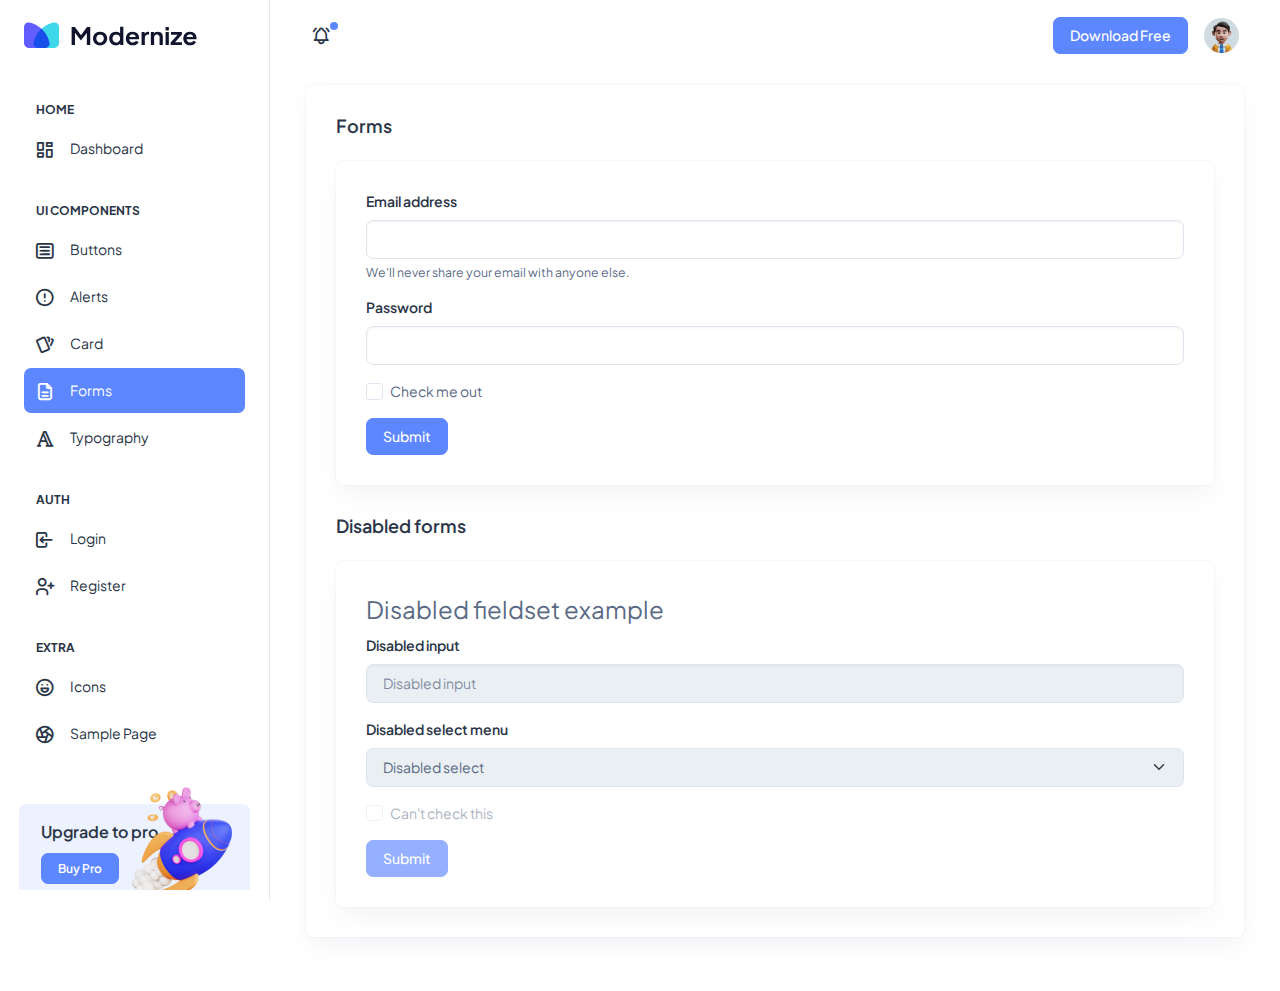
<file: static/html/ui-forms.html>
<!doctype html>
<html lang="en">

<head>
  <meta charset="utf-8">
  <meta name="viewport" content="width=device-width, initial-scale=1">
  <title>Modernize Free</title>
  <link rel="shortcut icon" type="image/png" href="../assets/images/logos/favicon.png" />
  <link rel="stylesheet" href="../assets/css/styles.min.css" />
</head>

<body>
  <!--  Body Wrapper -->
  <div class="page-wrapper" id="main-wrapper" data-layout="vertical" data-navbarbg="skin6" data-sidebartype="full"
    data-sidebar-position="fixed" data-header-position="fixed">
    <!-- Sidebar Start -->
    <aside class="left-sidebar">
      <!-- Sidebar scroll-->
      <div>
        <div class="brand-logo d-flex align-items-center justify-content-between">
          <a href="./index.html" class="text-nowrap logo-img">
            <img src="../assets/images/logos/dark-logo.svg" width="180" alt="" />
          </a>
          <div class="close-btn d-xl-none d-block sidebartoggler cursor-pointer" id="sidebarCollapse">
            <i class="ti ti-x fs-8"></i>
          </div>
        </div>
        <!-- Sidebar navigation-->
        <nav class="sidebar-nav scroll-sidebar" data-simplebar="">
          <ul id="sidebarnav">
            <li class="nav-small-cap">
              <i class="ti ti-dots nav-small-cap-icon fs-4"></i>
              <span class="hide-menu">Home</span>
            </li>
            <li class="sidebar-item">
              <a class="sidebar-link" href="./index.html" aria-expanded="false">
                <span>
                  <i class="ti ti-layout-dashboard"></i>
                </span>
                <span class="hide-menu">Dashboard</span>
              </a>
            </li>
            <li class="nav-small-cap">
              <i class="ti ti-dots nav-small-cap-icon fs-4"></i>
              <span class="hide-menu">UI COMPONENTS</span>
            </li>
            <li class="sidebar-item">
              <a class="sidebar-link" href="./ui-buttons.html" aria-expanded="false">
                <span>
                  <i class="ti ti-article"></i>
                </span>
                <span class="hide-menu">Buttons</span>
              </a>
            </li>
            <li class="sidebar-item">
              <a class="sidebar-link" href="./ui-alerts.html" aria-expanded="false">
                <span>
                  <i class="ti ti-alert-circle"></i>
                </span>
                <span class="hide-menu">Alerts</span>
              </a>
            </li>
            <li class="sidebar-item">
              <a class="sidebar-link" href="./ui-card.html" aria-expanded="false">
                <span>
                  <i class="ti ti-cards"></i>
                </span>
                <span class="hide-menu">Card</span>
              </a>
            </li>
            <li class="sidebar-item">
              <a class="sidebar-link" href="./ui-forms.html" aria-expanded="false">
                <span>
                  <i class="ti ti-file-description"></i>
                </span>
                <span class="hide-menu">Forms</span>
              </a>
            </li>
            <li class="sidebar-item">
              <a class="sidebar-link" href="./ui-typography.html" aria-expanded="false">
                <span>
                  <i class="ti ti-typography"></i>
                </span>
                <span class="hide-menu">Typography</span>
              </a>
            </li>
            <li class="nav-small-cap">
              <i class="ti ti-dots nav-small-cap-icon fs-4"></i>
              <span class="hide-menu">AUTH</span>
            </li>
            <li class="sidebar-item">
              <a class="sidebar-link" href="./authentication-login.html" aria-expanded="false">
                <span>
                  <i class="ti ti-login"></i>
                </span>
                <span class="hide-menu">Login</span>
              </a>
            </li>
            <li class="sidebar-item">
              <a class="sidebar-link" href="./authentication-register.html" aria-expanded="false">
                <span>
                  <i class="ti ti-user-plus"></i>
                </span>
                <span class="hide-menu">Register</span>
              </a>
            </li>
            <li class="nav-small-cap">
              <i class="ti ti-dots nav-small-cap-icon fs-4"></i>
              <span class="hide-menu">EXTRA</span>
            </li>
            <li class="sidebar-item">
              <a class="sidebar-link" href="./icon-tabler.html" aria-expanded="false">
                <span>
                  <i class="ti ti-mood-happy"></i>
                </span>
                <span class="hide-menu">Icons</span>
              </a>
            </li>
            <li class="sidebar-item">
              <a class="sidebar-link" href="./sample-page.html" aria-expanded="false">
                <span>
                  <i class="ti ti-aperture"></i>
                </span>
                <span class="hide-menu">Sample Page</span>
              </a>
            </li>
          </ul>
          <div class="unlimited-access hide-menu bg-light-primary position-relative mb-7 mt-5 rounded">
            <div class="d-flex">
              <div class="unlimited-access-title me-3">
                <h6 class="fw-semibold fs-4 mb-6 text-dark w-85">Upgrade to pro</h6>
                <a href="https://adminmart.com/product/modernize-bootstrap-5-admin-template/" target="_blank" class="btn btn-primary fs-2 fw-semibold lh-sm">Buy Pro</a>
              </div>
              <div class="unlimited-access-img">
                <img src="../assets/images/backgrounds/rocket.png" alt="" class="img-fluid">
              </div>
            </div>
          </div>
        </nav>
        <!-- End Sidebar navigation -->
      </div>
      <!-- End Sidebar scroll-->
    </aside>
    <!--  Sidebar End -->
    <!--  Main wrapper -->
    <div class="body-wrapper">
      <!--  Header Start -->
      <header class="app-header">
        <nav class="navbar navbar-expand-lg navbar-light">
          <ul class="navbar-nav">
            <li class="nav-item d-block d-xl-none">
              <a class="nav-link sidebartoggler nav-icon-hover" id="headerCollapse" href="javascript:void(0)">
                <i class="ti ti-menu-2"></i>
              </a>
            </li>
            <li class="nav-item">
              <a class="nav-link nav-icon-hover" href="javascript:void(0)">
                <i class="ti ti-bell-ringing"></i>
                <div class="notification bg-primary rounded-circle"></div>
              </a>
            </li>
          </ul>
          <div class="navbar-collapse justify-content-end px-0" id="navbarNav">
            <ul class="navbar-nav flex-row ms-auto align-items-center justify-content-end">
              <a href="https://adminmart.com/product/modernize-free-bootstrap-admin-dashboard/" target="_blank" class="btn btn-primary">Download Free</a>
              <li class="nav-item dropdown">
                <a class="nav-link nav-icon-hover" href="javascript:void(0)" id="drop2" data-bs-toggle="dropdown"
                  aria-expanded="false">
                  <img src="../assets/images/profile/user-1.jpg" alt="" width="35" height="35" class="rounded-circle">
                </a>
                <div class="dropdown-menu dropdown-menu-end dropdown-menu-animate-up" aria-labelledby="drop2">
                  <div class="message-body">
                    <a href="javascript:void(0)" class="d-flex align-items-center gap-2 dropdown-item">
                      <i class="ti ti-user fs-6"></i>
                      <p class="mb-0 fs-3">My Profile</p>
                    </a>
                    <a href="javascript:void(0)" class="d-flex align-items-center gap-2 dropdown-item">
                      <i class="ti ti-mail fs-6"></i>
                      <p class="mb-0 fs-3">My Account</p>
                    </a>
                    <a href="javascript:void(0)" class="d-flex align-items-center gap-2 dropdown-item">
                      <i class="ti ti-list-check fs-6"></i>
                      <p class="mb-0 fs-3">My Task</p>
                    </a>
                    <a href="./authentication-login.html" class="btn btn-outline-primary mx-3 mt-2 d-block">Logout</a>
                  </div>
                </div>
              </li>
            </ul>
          </div>
        </nav>
      </header>
      <!--  Header End -->
      <div class="container-fluid">
        <div class="container-fluid">
          <div class="card">
            <div class="card-body">
              <h5 class="card-title fw-semibold mb-4">Forms</h5>
              <div class="card">
                <div class="card-body">
                  <form>
                    <div class="mb-3">
                      <label for="exampleInputEmail1" class="form-label">Email address</label>
                      <input type="email" class="form-control" id="exampleInputEmail1" aria-describedby="emailHelp">
                      <div id="emailHelp" class="form-text">We'll never share your email with anyone else.</div>
                    </div>
                    <div class="mb-3">
                      <label for="exampleInputPassword1" class="form-label">Password</label>
                      <input type="password" class="form-control" id="exampleInputPassword1">
                    </div>
                    <div class="mb-3 form-check">
                      <input type="checkbox" class="form-check-input" id="exampleCheck1">
                      <label class="form-check-label" for="exampleCheck1">Check me out</label>
                    </div>
                    <button type="submit" class="btn btn-primary">Submit</button>
                  </form>
                </div>
              </div>
              <h5 class="card-title fw-semibold mb-4">Disabled forms</h5>
              <div class="card mb-0">
                <div class="card-body">
                  <form>
                    <fieldset disabled>
                      <legend>Disabled fieldset example</legend>
                      <div class="mb-3">
                        <label for="disabledTextInput" class="form-label">Disabled input</label>
                        <input type="text" id="disabledTextInput" class="form-control" placeholder="Disabled input">
                      </div>
                      <div class="mb-3">
                        <label for="disabledSelect" class="form-label">Disabled select menu</label>
                        <select id="disabledSelect" class="form-select">
                          <option>Disabled select</option>
                        </select>
                      </div>
                      <div class="mb-3">
                        <div class="form-check">
                          <input class="form-check-input" type="checkbox" id="disabledFieldsetCheck" disabled>
                          <label class="form-check-label" for="disabledFieldsetCheck">
                            Can't check this
                          </label>
                        </div>
                      </div>
                      <button type="submit" class="btn btn-primary">Submit</button>
                    </fieldset>
                  </form>
                </div>
              </div>
            </div>
          </div>
        </div>
      </div>
    </div>
  </div>
  <script src="../assets/libs/jquery/dist/jquery.min.js"></script>
  <script src="../assets/libs/bootstrap/dist/js/bootstrap.bundle.min.js"></script>
  <script src="../assets/js/sidebarmenu.js"></script>
  <script src="../assets/js/app.min.js"></script>
  <script src="../assets/libs/simplebar/dist/simplebar.js"></script>
</body>

</html>
</file>
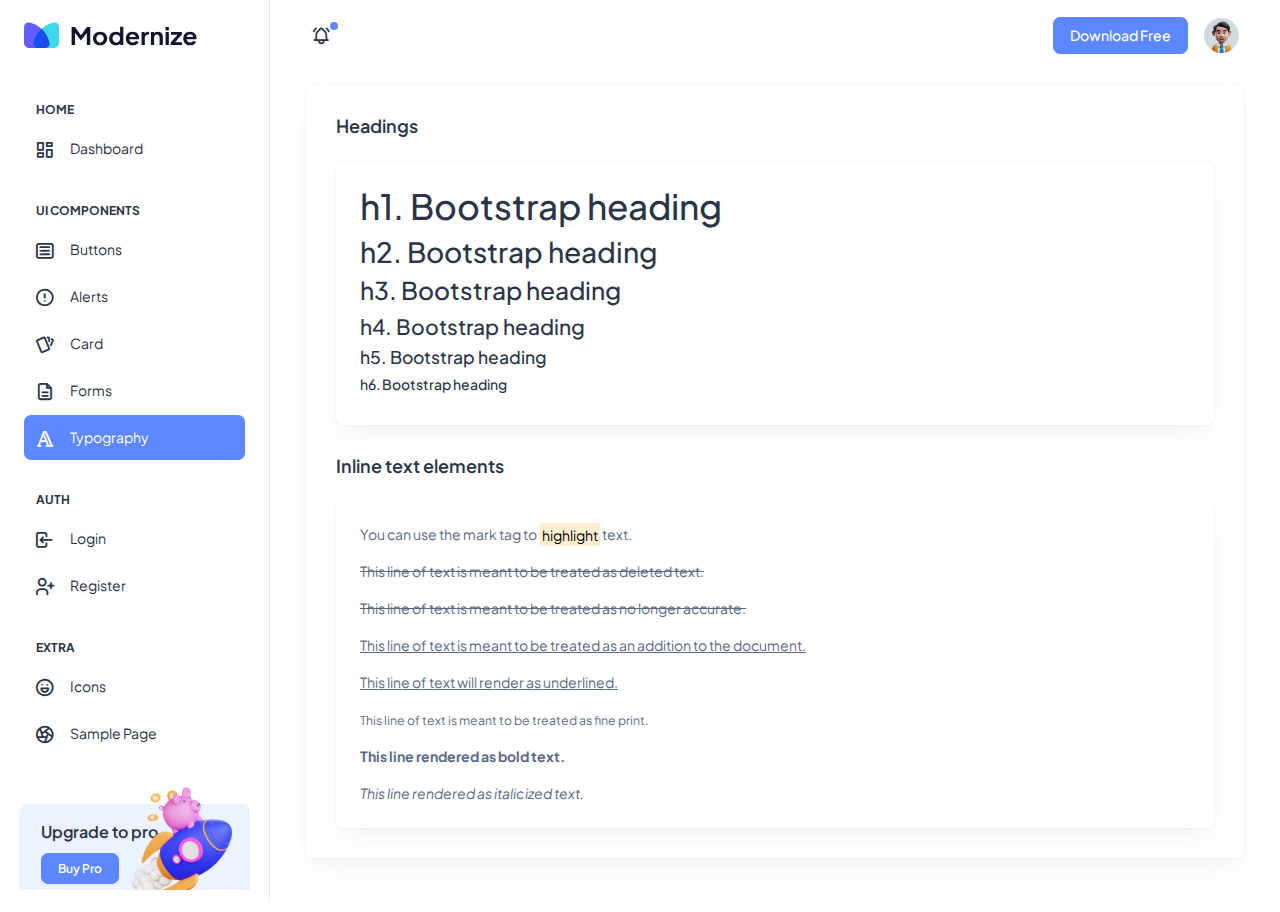
<file: static/html/ui-typography.html>
<!doctype html>
<html lang="en">

<head>
  <meta charset="utf-8">
  <meta name="viewport" content="width=device-width, initial-scale=1">
  <title>Modernize Free</title>
  <link rel="shortcut icon" type="image/png" href="../assets/images/logos/favicon.png" />
  <link rel="stylesheet" href="../assets/css/styles.min.css" />
</head>

<body>
  <!--  Body Wrapper -->
  <div class="page-wrapper" id="main-wrapper" data-layout="vertical" data-navbarbg="skin6" data-sidebartype="full"
    data-sidebar-position="fixed" data-header-position="fixed">
    <!-- Sidebar Start -->
    <aside class="left-sidebar">
      <!-- Sidebar scroll-->
      <div>
        <div class="brand-logo d-flex align-items-center justify-content-between">
          <a href="./index.html" class="text-nowrap logo-img">
            <img src="../assets/images/logos/dark-logo.svg" width="180" alt="" />
          </a>
          <div class="close-btn d-xl-none d-block sidebartoggler cursor-pointer" id="sidebarCollapse">
            <i class="ti ti-x fs-8"></i>
          </div>
        </div>
        <!-- Sidebar navigation-->
        <nav class="sidebar-nav scroll-sidebar" data-simplebar="">
          <ul id="sidebarnav">
            <li class="nav-small-cap">
              <i class="ti ti-dots nav-small-cap-icon fs-4"></i>
              <span class="hide-menu">Home</span>
            </li>
            <li class="sidebar-item">
              <a class="sidebar-link" href="./index.html" aria-expanded="false">
                <span>
                  <i class="ti ti-layout-dashboard"></i>
                </span>
                <span class="hide-menu">Dashboard</span>
              </a>
            </li>
            <li class="nav-small-cap">
              <i class="ti ti-dots nav-small-cap-icon fs-4"></i>
              <span class="hide-menu">UI COMPONENTS</span>
            </li>
            <li class="sidebar-item">
              <a class="sidebar-link" href="./ui-buttons.html" aria-expanded="false">
                <span>
                  <i class="ti ti-article"></i>
                </span>
                <span class="hide-menu">Buttons</span>
              </a>
            </li>
            <li class="sidebar-item">
              <a class="sidebar-link" href="./ui-alerts.html" aria-expanded="false">
                <span>
                  <i class="ti ti-alert-circle"></i>
                </span>
                <span class="hide-menu">Alerts</span>
              </a>
            </li>
            <li class="sidebar-item">
              <a class="sidebar-link" href="./ui-card.html" aria-expanded="false">
                <span>
                  <i class="ti ti-cards"></i>
                </span>
                <span class="hide-menu">Card</span>
              </a>
            </li>
            <li class="sidebar-item">
              <a class="sidebar-link" href="./ui-forms.html" aria-expanded="false">
                <span>
                  <i class="ti ti-file-description"></i>
                </span>
                <span class="hide-menu">Forms</span>
              </a>
            </li>
            <li class="sidebar-item">
              <a class="sidebar-link" href="./ui-typography.html" aria-expanded="false">
                <span>
                  <i class="ti ti-typography"></i>
                </span>
                <span class="hide-menu">Typography</span>
              </a>
            </li>
            <li class="nav-small-cap">
              <i class="ti ti-dots nav-small-cap-icon fs-4"></i>
              <span class="hide-menu">AUTH</span>
            </li>
            <li class="sidebar-item">
              <a class="sidebar-link" href="./authentication-login.html" aria-expanded="false">
                <span>
                  <i class="ti ti-login"></i>
                </span>
                <span class="hide-menu">Login</span>
              </a>
            </li>
            <li class="sidebar-item">
              <a class="sidebar-link" href="./authentication-register.html" aria-expanded="false">
                <span>
                  <i class="ti ti-user-plus"></i>
                </span>
                <span class="hide-menu">Register</span>
              </a>
            </li>
            <li class="nav-small-cap">
              <i class="ti ti-dots nav-small-cap-icon fs-4"></i>
              <span class="hide-menu">EXTRA</span>
            </li>
            <li class="sidebar-item">
              <a class="sidebar-link" href="./icon-tabler.html" aria-expanded="false">
                <span>
                  <i class="ti ti-mood-happy"></i>
                </span>
                <span class="hide-menu">Icons</span>
              </a>
            </li>
            <li class="sidebar-item">
              <a class="sidebar-link" href="./sample-page.html" aria-expanded="false">
                <span>
                  <i class="ti ti-aperture"></i>
                </span>
                <span class="hide-menu">Sample Page</span>
              </a>
            </li>
          </ul>
          <div class="unlimited-access hide-menu bg-light-primary position-relative mb-7 mt-5 rounded">
            <div class="d-flex">
              <div class="unlimited-access-title me-3">
                <h6 class="fw-semibold fs-4 mb-6 text-dark w-85">Upgrade to pro</h6>
                <a href="https://adminmart.com/product/modernize-bootstrap-5-admin-template/" target="_blank" class="btn btn-primary fs-2 fw-semibold lh-sm">Buy Pro</a>
              </div>
              <div class="unlimited-access-img">
                <img src="../assets/images/backgrounds/rocket.png" alt="" class="img-fluid">
              </div>
            </div>
          </div>
        </nav>
        <!-- End Sidebar navigation -->
      </div>
      <!-- End Sidebar scroll-->
    </aside>
    <!--  Sidebar End -->
    <!--  Main wrapper -->
    <div class="body-wrapper">
      <!--  Header Start -->
      <header class="app-header">
        <nav class="navbar navbar-expand-lg navbar-light">
          <ul class="navbar-nav">
            <li class="nav-item d-block d-xl-none">
              <a class="nav-link sidebartoggler nav-icon-hover" id="headerCollapse" href="javascript:void(0)">
                <i class="ti ti-menu-2"></i>
              </a>
            </li>
            <li class="nav-item">
              <a class="nav-link nav-icon-hover" href="javascript:void(0)">
                <i class="ti ti-bell-ringing"></i>
                <div class="notification bg-primary rounded-circle"></div>
              </a>
            </li>
          </ul>
          <div class="navbar-collapse justify-content-end px-0" id="navbarNav">
            <ul class="navbar-nav flex-row ms-auto align-items-center justify-content-end">
              <a href="https://adminmart.com/product/modernize-free-bootstrap-admin-dashboard/" target="_blank" class="btn btn-primary">Download Free</a>
              <li class="nav-item dropdown">
                <a class="nav-link nav-icon-hover" href="javascript:void(0)" id="drop2" data-bs-toggle="dropdown"
                  aria-expanded="false">
                  <img src="../assets/images/profile/user-1.jpg" alt="" width="35" height="35" class="rounded-circle">
                </a>
                <div class="dropdown-menu dropdown-menu-end dropdown-menu-animate-up" aria-labelledby="drop2">
                  <div class="message-body">
                    <a href="javascript:void(0)" class="d-flex align-items-center gap-2 dropdown-item">
                      <i class="ti ti-user fs-6"></i>
                      <p class="mb-0 fs-3">My Profile</p>
                    </a>
                    <a href="javascript:void(0)" class="d-flex align-items-center gap-2 dropdown-item">
                      <i class="ti ti-mail fs-6"></i>
                      <p class="mb-0 fs-3">My Account</p>
                    </a>
                    <a href="javascript:void(0)" class="d-flex align-items-center gap-2 dropdown-item">
                      <i class="ti ti-list-check fs-6"></i>
                      <p class="mb-0 fs-3">My Task</p>
                    </a>
                    <a href="./authentication-login.html" class="btn btn-outline-primary mx-3 mt-2 d-block">Logout</a>
                  </div>
                </div>
              </li>
            </ul>
          </div>
        </nav>
      </header>
      <!--  Header End -->
      <div class="container-fluid">
        <div class="container-fluid">
          <div class="card">
            <div class="card-body">
              <h5 class="card-title fw-semibold mb-4">Headings</h5>
              <div class="card">
                <div class="card-body p-4">
                  <h1>h1. Bootstrap heading</h1>
                  <h2>h2. Bootstrap heading</h2>
                  <h3>h3. Bootstrap heading</h3>
                  <h4>h4. Bootstrap heading</h4>
                  <h5>h5. Bootstrap heading</h5>
                  <h6>h6. Bootstrap heading</h6>
                </div>
              </div>
              <h5 class="card-title fw-semibold mb-4">Inline text elements</h5>
              <div class="card mb-0">
                <div class="card-body p-4">
                  <p>You can use the mark tag to <mark>highlight</mark> text.</p>
                  <p><del>This line of text is meant to be treated as deleted text.</del></p>
                  <p><s>This line of text is meant to be treated as no longer accurate.</s></p>
                  <p><ins>This line of text is meant to be treated as an addition to the document.</ins></p>
                  <p><u>This line of text will render as underlined.</u></p>
                  <p><small>This line of text is meant to be treated as fine print.</small></p>
                  <p><strong>This line rendered as bold text.</strong></p>
                  <p class="mb-0"><em>This line rendered as italicized text.</em></p>
                </div>
              </div>
            </div>
          </div>
        </div>
      </div>
    </div>
  </div>
  <script src="../assets/libs/jquery/dist/jquery.min.js"></script>
  <script src="../assets/libs/bootstrap/dist/js/bootstrap.bundle.min.js"></script>
  <script src="../assets/js/sidebarmenu.js"></script>
  <script src="../assets/js/app.min.js"></script>
  <script src="../assets/libs/simplebar/dist/simplebar.js"></script>
</body>

</html>
</file>
